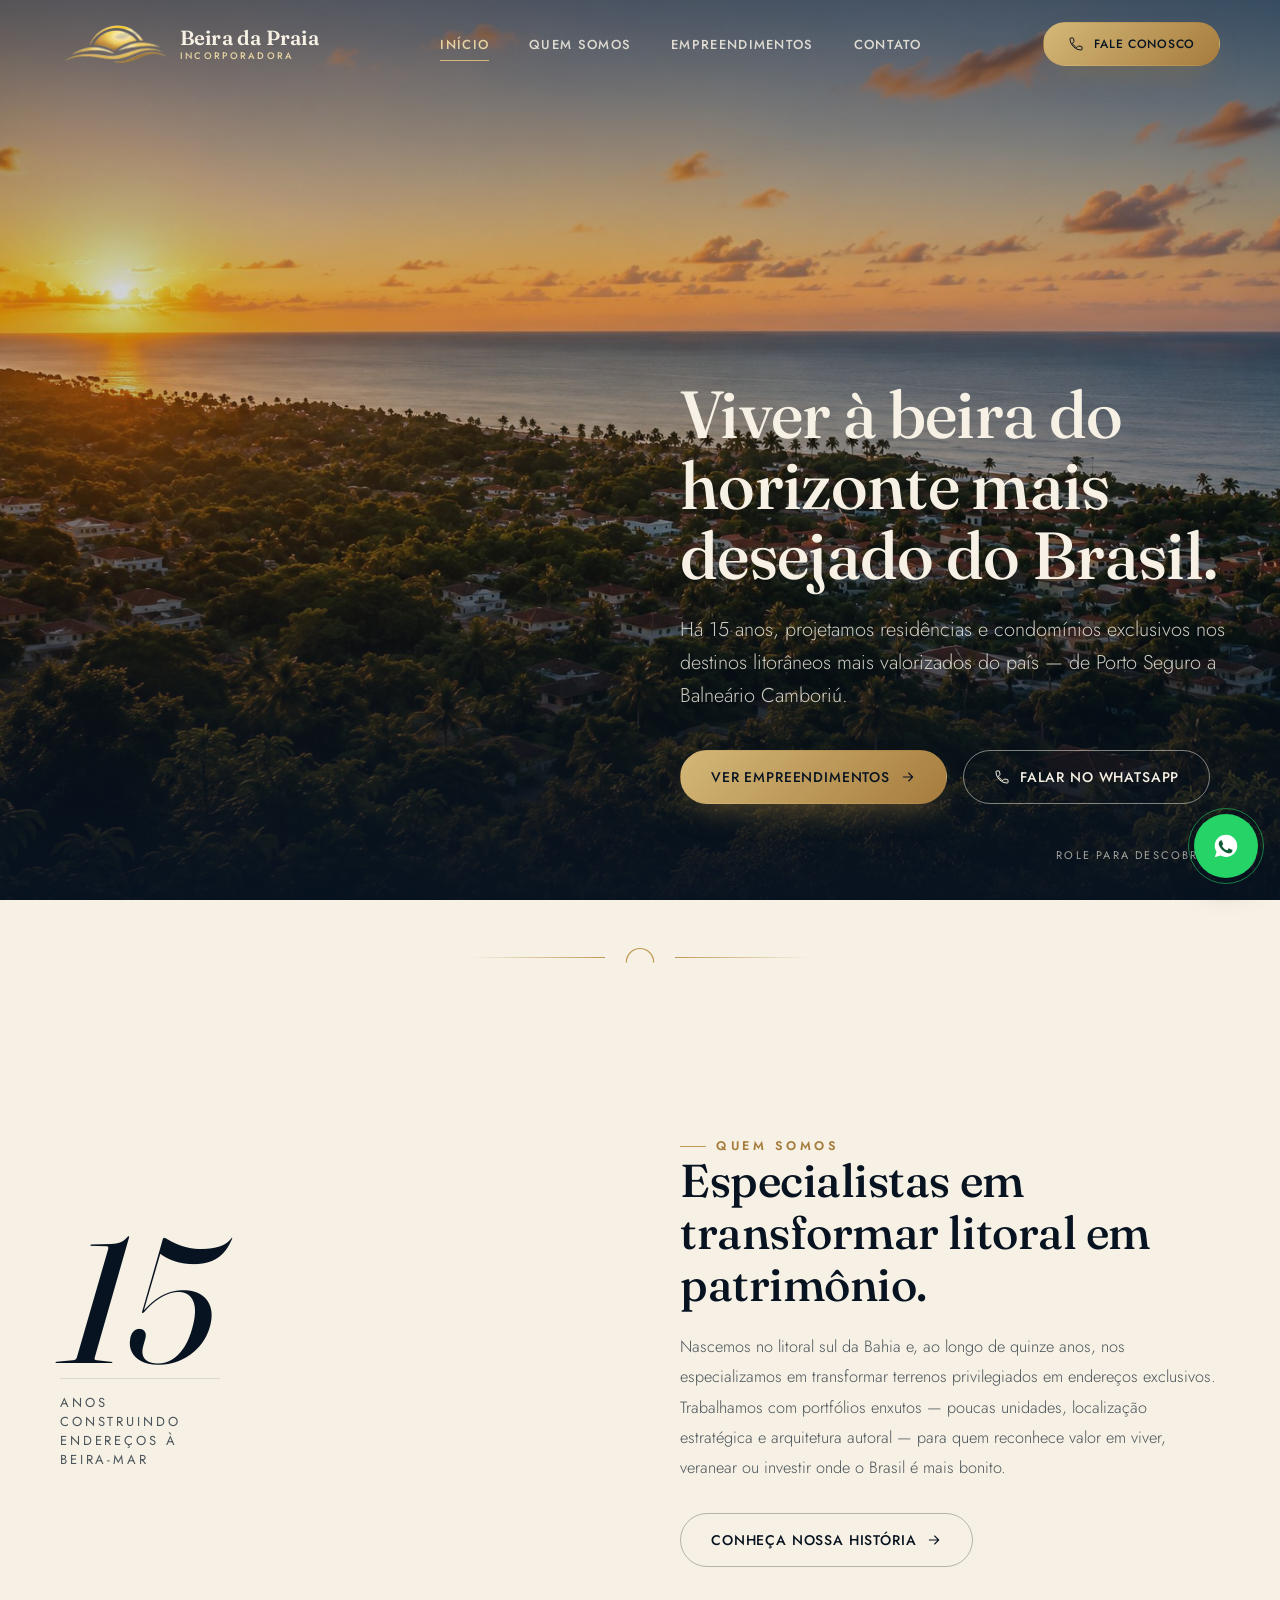
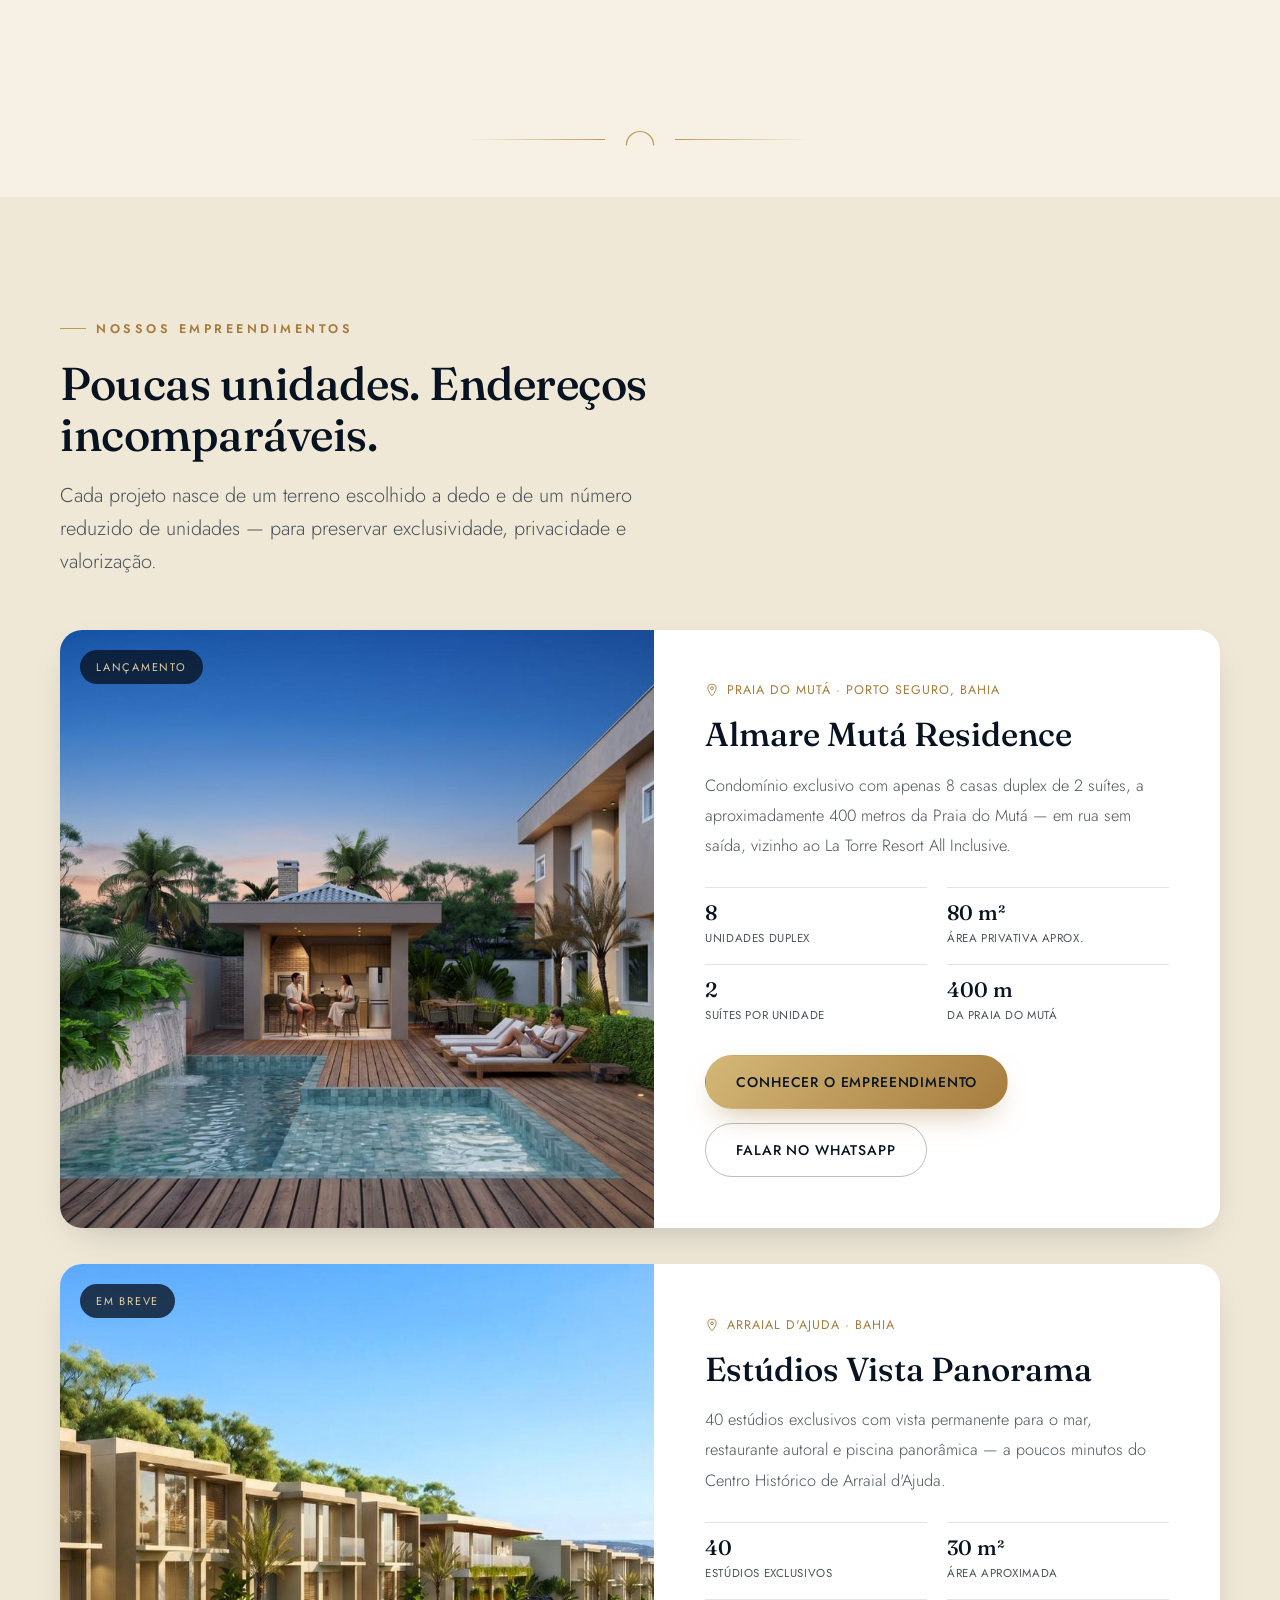
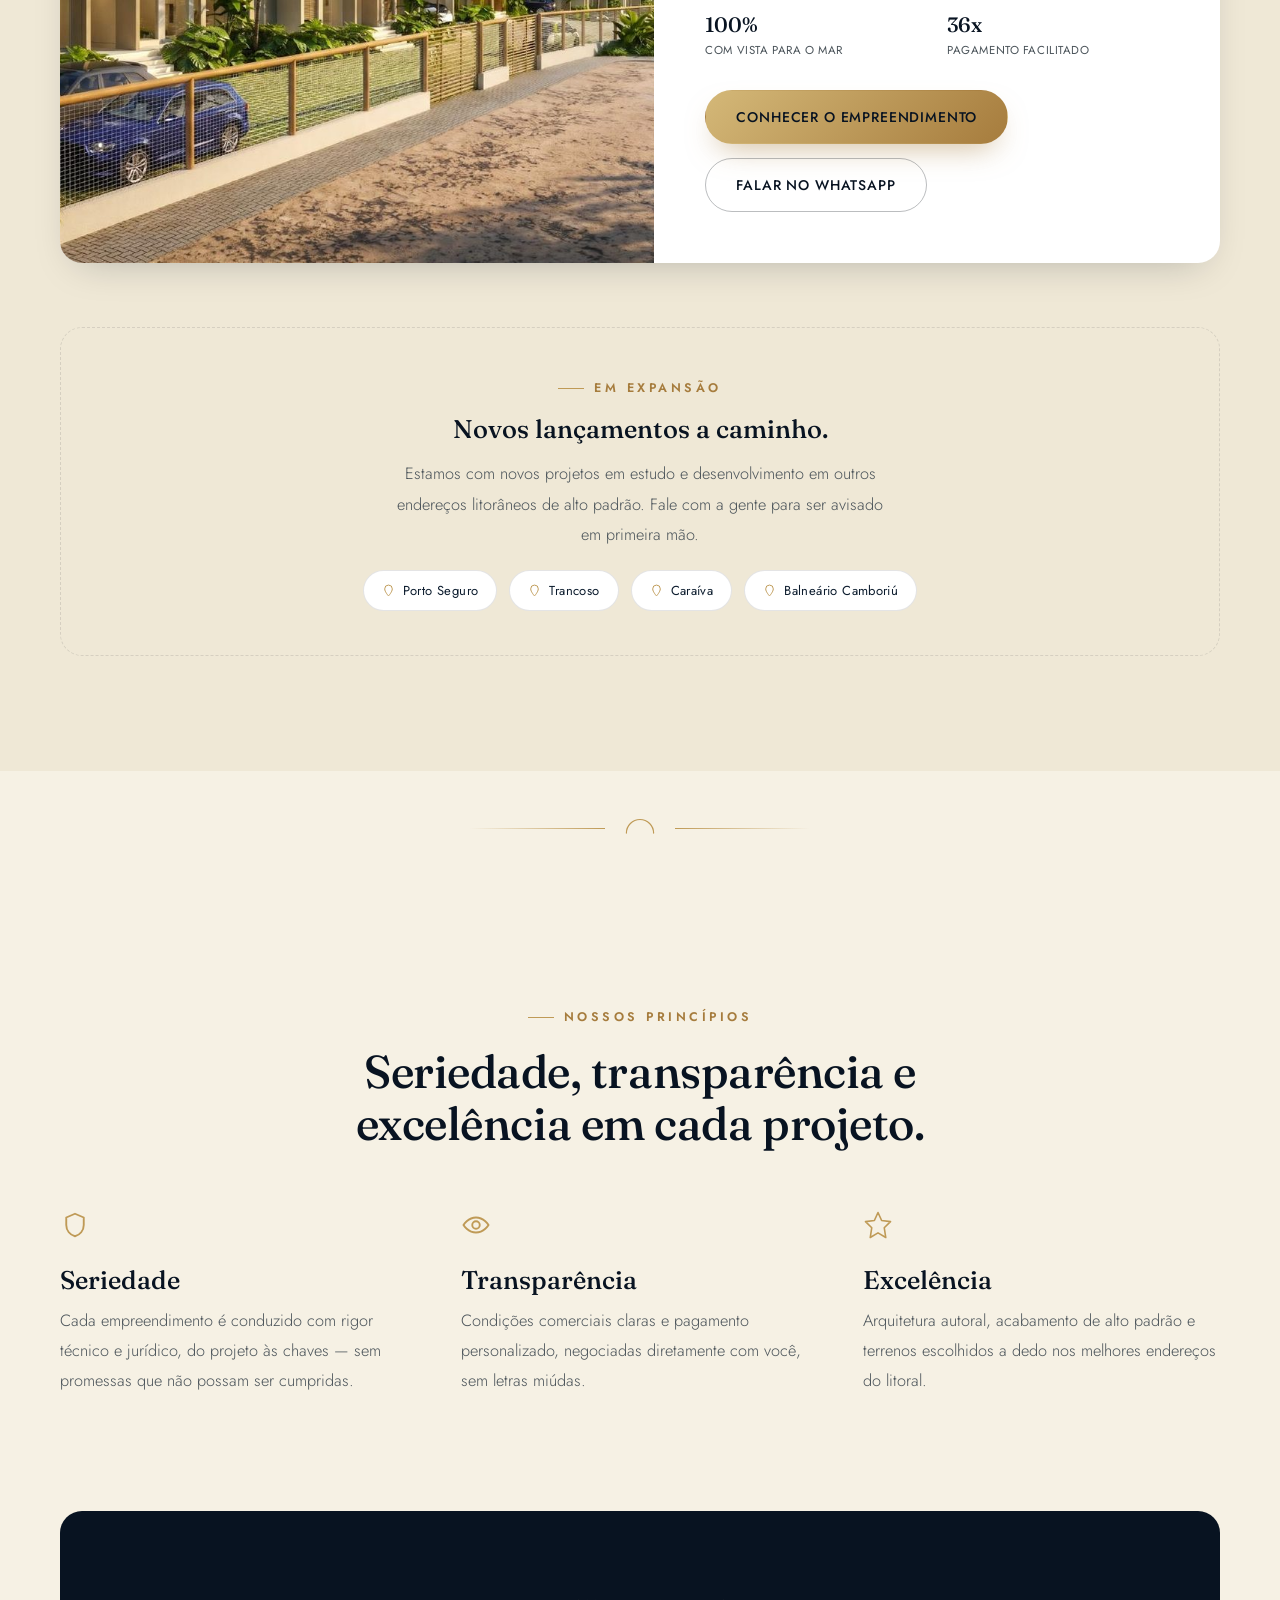
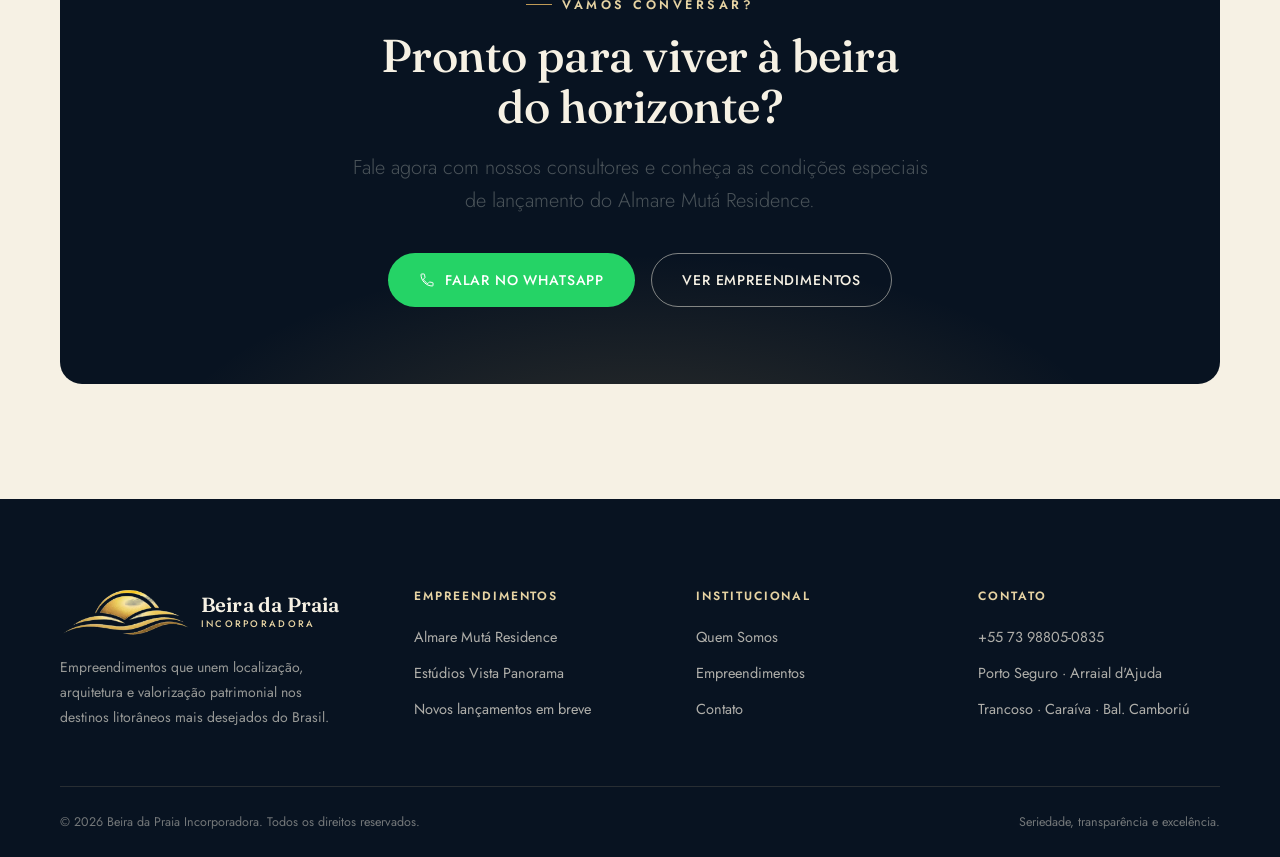
<file: index.html>
<!DOCTYPE html>
<html lang="pt-BR">
<head>
<meta charset="UTF-8">
<meta name="viewport" content="width=device-width, initial-scale=1.0">
<title>Beira da Praia Incorporadora | Imóveis de Alto Padrão no Litoral Brasileiro</title>
<meta name="description" content="Há 15 anos projetando residências e condomínios de alto padrão nos endereços litorâneos mais desejados do Brasil — Porto Seguro, Arraial d'Ajuda, Trancoso, Caraíva e Balneário Camboriú.">
<meta name="theme-color" content="#081321">

<!-- Open Graph -->
<meta property="og:type" content="website">
<meta property="og:title" content="Beira da Praia Incorporadora | Imóveis de Alto Padrão no Litoral Brasileiro">
<meta property="og:description" content="Empreendimentos que unem localização, arquitetura e valorização patrimonial nos destinos litorâneos mais desejados do Brasil.">
<meta property="og:image" content="assets/img/og-cover.jpg">
<meta property="og:locale" content="pt_BR">

<link rel="icon" href="assets/img/favicon.ico" sizes="any">
<link rel="icon" type="image/png" sizes="32x32" href="assets/img/favicon-32.png">
<link rel="apple-touch-icon" href="assets/img/apple-touch-icon.png">

<link rel="preconnect" href="https://fonts.googleapis.com">
<link rel="preconnect" href="https://fonts.gstatic.com" crossorigin>
<link rel="stylesheet" href="assets/css/style.css">
</head>
<body>

<!-- ==================== HEADER ==================== -->
<header class="site-header" id="siteHeader">
  <div class="container">
    <a href="index.html" class="brand" aria-label="Beira da Praia Incorporadora — página inicial">
      <img class="brand-mark" src="assets/img/brand/beira-da-praia-icon.png" alt="Beira da Praia Incorporadora">
      <span class="brand-word"><b>Beira da Praia</b><span>Incorporadora</span></span>
    </a>

    <nav class="nav-desktop" aria-label="Navegação principal">
      <a href="index.html" class="active">Início</a>
      <a href="quem-somos.html">Quem Somos</a>
      <a href="empreendimentos.html">Empreendimentos</a>
      <a href="contato.html">Contato</a>
    </nav>

    <div class="nav-actions">
      <a class="btn btn-gold" href="https://wa.me/5573988050835?text=Ol%C3%A1!%20Vim%20pelo%20site%20e%20gostaria%20de%20mais%20informa%C3%A7%C3%B5es%20sobre%20os%20empreendimentos%20da%20Beira%20da%20Praia." target="_blank" rel="noopener">
        <svg viewBox="0 0 24 24" fill="none"><path d="M6.6 10.8c1.4 2.8 3.8 5.2 6.6 6.6l2.2-2.2c.3-.3.7-.4 1-.2 1.1.4 2.3.6 3.6.6.6 0 1 .4 1 1V20c0 .6-.4 1-1 1C10.9 21 3 13.1 3 3.9 3 3.4 3.4 3 4 3h3.4c.6 0 1 .4 1 1 0 1.3.2 2.5.6 3.6.1.4 0 .8-.2 1L6.6 10.8z" stroke="currentColor" stroke-width="1.5" stroke-linejoin="round"/></svg>
        <span>Fale conosco</span>
      </a>
      <button class="nav-toggle" id="navToggle" aria-label="Abrir menu" aria-expanded="false" aria-controls="navMobile">
        <span></span><span></span><span></span>
      </button>
    </div>
  </div>
</header>

<div class="nav-mobile" id="navMobile">
  <a href="index.html">Início</a>
  <a href="quem-somos.html">Quem Somos</a>
  <a href="empreendimentos.html">Empreendimentos</a>
  <a href="contato.html">Contato</a>
  <a class="btn btn-gold" style="margin-top:12px;" href="https://wa.me/5573988050835" target="_blank" rel="noopener">Falar no WhatsApp</a>
  <div class="nav-mobile-sub">+55 73 98805-0835</div>
</div>

<!-- ==================== HERO ==================== -->
<section class="hero">
  <div class="hero-media">
    <img
      src="assets/img/hero-litoral-por-do-sol.jpg"
      srcset="assets/img/hero-litoral-por-do-sol-sm.jpg 480w, assets/img/hero-litoral-por-do-sol-md.jpg 800w, assets/img/hero-litoral-por-do-sol-lg.jpg 1200w, assets/img/hero-litoral-por-do-sol.jpg 1536w"
      sizes="100vw"
      alt="Litoral brasileiro ao pôr do sol, com vegetação nativa e casas entre as árvores até a orla"
      width="1536" height="1024">
  </div>
  <div class="container hero-kicker">
    <p class="eyebrow">Incorporadora de alto padrão · Litoral brasileiro</p>
  </div>
  <div class="container hero-content">
    <h1>Viver à beira do horizonte mais desejado do Brasil.</h1>
    <p class="lede">Há 15 anos, projetamos residências e condomínios exclusivos nos destinos litorâneos mais valorizados do país — de Porto Seguro a Balneário Camboriú.</p>
    <div class="hero-actions">
      <a href="empreendimentos.html" class="btn btn-gold">
        Ver empreendimentos
        <svg viewBox="0 0 24 24" fill="none"><path d="M5 12h14M13 6l6 6-6 6" stroke="currentColor" stroke-width="1.6" stroke-linecap="round" stroke-linejoin="round"/></svg>
      </a>
      <a href="https://wa.me/5573988050835?text=Ol%C3%A1!%20Vim%20pelo%20site%20e%20gostaria%20de%20mais%20informa%C3%A7%C3%B5es%20sobre%20os%20empreendimentos%20da%20Beira%20da%20Praia." target="_blank" rel="noopener" class="btn btn-outline-light">
        <svg viewBox="0 0 24 24" fill="none"><path d="M6.6 10.8c1.4 2.8 3.8 5.2 6.6 6.6l2.2-2.2c.3-.3.7-.4 1-.2 1.1.4 2.3.6 3.6.6.6 0 1 .4 1 1V20c0 .6-.4 1-1 1C10.9 21 3 13.1 3 3.9 3 3.4 3.4 3 4 3h3.4c.6 0 1 .4 1 1 0 1.3.2 2.5.6 3.6.1.4 0 .8-.2 1L6.6 10.8z" stroke="currentColor" stroke-width="1.5" stroke-linejoin="round"/></svg>
        Falar no WhatsApp
      </a>
    </div>
  </div>
  <div class="hero-scroll">
    <span>Role para descobrir</span>
    <span class="dot"><svg viewBox="0 0 24 24" fill="none"><path d="M5 9l7 7 7-7" stroke="currentColor" stroke-width="1.6" stroke-linecap="round" stroke-linejoin="round"/></svg></span>
  </div>
</section>

<div class="horizon-wrap">
  <div class="horizon reveal">
    <span class="line"></span>
    <svg viewBox="0 0 40 20"><path d="M4 16a16 16 0 0 1 32 0" /></svg>
    <span class="line right"></span>
  </div>
</div>

<!-- ==================== QUEM SOMOS (teaser) ==================== -->
<section class="section on-sand" id="quem-somos">
  <div class="container">
    <div class="grid-2">
      <div class="reveal">
        <div class="figure-15">
          <div class="num">15</div>
          <div class="cap">Anos construindo endereços à beira-mar</div>
        </div>
      </div>
      <div class="reveal reveal-delay-1">
        <p class="eyebrow">Quem somos</p>
        <h2>Especialistas em transformar litoral em patrimônio.</h2>
        <p class="body-text" style="margin-top:22px;">Nascemos no litoral sul da Bahia e, ao longo de quinze anos, nos especializamos em transformar terrenos privilegiados em endereços exclusivos. Trabalhamos com portfólios enxutos — poucas unidades, localização estratégica e arquitetura autoral — para quem reconhece valor em viver, veranear ou investir onde o Brasil é mais bonito.</p>
        <a href="quem-somos.html" class="btn btn-outline-dark" style="margin-top:30px;">
          Conheça nossa história
          <svg viewBox="0 0 24 24" fill="none"><path d="M5 12h14M13 6l6 6-6 6" stroke="currentColor" stroke-width="1.6" stroke-linecap="round" stroke-linejoin="round"/></svg>
        </a>
      </div>
    </div>
  </div>
</section>

<div class="horizon-wrap">
  <div class="horizon reveal">
    <span class="line"></span>
    <svg viewBox="0 0 40 20"><path d="M4 16a16 16 0 0 1 32 0" /></svg>
    <span class="line right"></span>
  </div>
</div>

<!-- ==================== EMPREENDIMENTO EM DESTAQUE ==================== -->
<section class="section on-sand-100" id="empreendimentos">
  <div class="container">
    <div class="section-head reveal">
      <p class="eyebrow">Nossos empreendimentos</p>
      <h2>Poucas unidades. Endereços incomparáveis.</h2>
      <p class="lede">Cada projeto nasce de um terreno escolhido a dedo e de um número reduzido de unidades — para preservar exclusividade, privacidade e valorização.</p>
    </div>

    <div class="dev-card reveal">
      <div class="dev-card-media">
        <img src="assets/img/almare-piscina-gourmet-lg.jpg" alt="Piscina e espaço gourmet do Almare Mutá Residence ao entardecer" loading="lazy">
        <span class="dev-card-badge">Lançamento</span>
      </div>
      <div class="dev-card-body">
        <span class="place">
          <svg viewBox="0 0 24 24" fill="none"><path d="M12 22s7-7.5 7-13a7 7 0 10-14 0c0 5.5 7 13 7 13z" stroke="currentColor" stroke-width="1.6"/><circle cx="12" cy="9" r="2.4" stroke="currentColor" stroke-width="1.6"/></svg>
          Praia do Mutá · Porto Seguro, Bahia
        </span>
        <h3>Almare Mutá Residence</h3>
        <p class="body-text">Condomínio exclusivo com apenas 8 casas duplex de 2 suítes, a aproximadamente 400 metros da Praia do Mutá — em rua sem saída, vizinho ao La Torre Resort All Inclusive.</p>
        <div class="dev-specs">
          <div class="spec"><b>8</b><span>Unidades duplex</span></div>
          <div class="spec"><b>80 m²</b><span>Área privativa aprox.</span></div>
          <div class="spec"><b>2</b><span>Suítes por unidade</span></div>
          <div class="spec"><b>400 m</b><span>Da Praia do Mutá</span></div>
        </div>
        <div class="dev-card-actions">
          <a href="empreendimentos/almare-muta-residence.html" class="btn btn-gold">Conhecer o empreendimento</a>
          <a href="https://wa.me/5573988050835?text=Ol%C3%A1!%20Tenho%20interesse%20no%20Almare%20Mut%C3%A1%20Residence%20e%20gostaria%20de%20mais%20informa%C3%A7%C3%B5es%20sobre%20valores%20e%20condi%C3%A7%C3%B5es%20de%20pagamento." target="_blank" rel="noopener" class="btn btn-outline-dark">Falar no WhatsApp</a>
        </div>
      </div>
    </div>

    <div class="dev-card reveal" style="margin-top:36px;">
      <div class="dev-card-media">
        <img src="assets/img/vista-panorama-fachada-vista-mar-lg.jpg" alt="Fachada dos Estúdios Vista Panorama com vista para o mar" loading="lazy">
        <span class="dev-card-badge">Em breve</span>
      </div>
      <div class="dev-card-body">
        <span class="place">
          <svg viewBox="0 0 24 24" fill="none"><path d="M12 22s7-7.5 7-13a7 7 0 10-14 0c0 5.5 7 13 7 13z" stroke="currentColor" stroke-width="1.6"/><circle cx="12" cy="9" r="2.4" stroke="currentColor" stroke-width="1.6"/></svg>
          Arraial d'Ajuda · Bahia
        </span>
        <h3>Estúdios Vista Panorama</h3>
        <p class="body-text">40 estúdios exclusivos com vista permanente para o mar, restaurante autoral e piscina panorâmica — a poucos minutos do Centro Histórico de Arraial d'Ajuda.</p>
        <div class="dev-specs">
          <div class="spec"><b>40</b><span>Estúdios exclusivos</span></div>
          <div class="spec"><b>30 m²</b><span>Área aproximada</span></div>
          <div class="spec"><b>100%</b><span>Com vista para o mar</span></div>
          <div class="spec"><b>36x</b><span>Pagamento facilitado</span></div>
        </div>
        <div class="dev-card-actions">
          <a href="empreendimentos/estudios-vista-panorama.html" class="btn btn-gold">Conhecer o empreendimento</a>
          <a href="https://wa.me/5573988050835?text=Ol%C3%A1!%20Tenho%20interesse%20nos%20Est%C3%BAdios%20Vista%20Panorama%20e%20gostaria%20de%20mais%20informa%C3%A7%C3%B5es%20sobre%20valores%20e%20condi%C3%A7%C3%B5es%20de%20pagamento." target="_blank" rel="noopener" class="btn btn-outline-dark">Falar no WhatsApp</a>
        </div>
      </div>
    </div>

    <div class="soon-strip reveal">
      <p class="eyebrow" style="justify-content:center;">Em expansão</p>
      <h3 style="margin-top:16px;">Novos lançamentos a caminho.</h3>
      <p class="body-text" style="max-width:56ch; margin:14px auto 0;">Estamos com novos projetos em estudo e desenvolvimento em outros endereços litorâneos de alto padrão. Fale com a gente para ser avisado em primeira mão.</p>
      <div class="cities-row">
        <span class="city-chip"><svg viewBox="0 0 24 24" fill="none"><path d="M12 22s7-7.5 7-13a7 7 0 10-14 0c0 5.5 7 13 7 13z" stroke="currentColor" stroke-width="1.8"/></svg>Porto Seguro</span>
        <span class="city-chip"><svg viewBox="0 0 24 24" fill="none"><path d="M12 22s7-7.5 7-13a7 7 0 10-14 0c0 5.5 7 13 7 13z" stroke="currentColor" stroke-width="1.8"/></svg>Trancoso</span>
        <span class="city-chip"><svg viewBox="0 0 24 24" fill="none"><path d="M12 22s7-7.5 7-13a7 7 0 10-14 0c0 5.5 7 13 7 13z" stroke="currentColor" stroke-width="1.8"/></svg>Caraíva</span>
        <span class="city-chip"><svg viewBox="0 0 24 24" fill="none"><path d="M12 22s7-7.5 7-13a7 7 0 10-14 0c0 5.5 7 13 7 13z" stroke="currentColor" stroke-width="1.8"/></svg>Balneário Camboriú</span>
      </div>
    </div>
  </div>
</section>

<div class="horizon-wrap">
  <div class="horizon reveal">
    <span class="line"></span>
    <svg viewBox="0 0 40 20"><path d="M4 16a16 16 0 0 1 32 0" /></svg>
    <span class="line right"></span>
  </div>
</div>

<!-- ==================== PRINCÍPIOS ==================== -->
<section class="section on-sand">
  <div class="container">
    <div class="section-head center reveal">
      <p class="eyebrow">Nossos princípios</p>
      <h2>Seriedade, transparência e excelência em cada projeto.</h2>
    </div>
    <div class="value-row">
      <div class="value-card reveal">
        <svg viewBox="0 0 24 24" fill="none"><path d="M12 3l7 3v6c0 4.5-3 8-7 9-4-1-7-4.5-7-9V6l7-3z" stroke="currentColor" stroke-width="1.5" stroke-linejoin="round"/></svg>
        <h3>Seriedade</h3>
        <p class="body-text">Cada empreendimento é conduzido com rigor técnico e jurídico, do projeto às chaves — sem promessas que não possam ser cumpridas.</p>
      </div>
      <div class="value-card reveal reveal-delay-1">
        <svg viewBox="0 0 24 24" fill="none"><path d="M2 12s3.5-6 10-6 10 6 10 6-3.5 6-10 6-10-6-10-6z" stroke="currentColor" stroke-width="1.5"/><circle cx="12" cy="12" r="3" stroke="currentColor" stroke-width="1.5"/></svg>
        <h3>Transparência</h3>
        <p class="body-text">Condições comerciais claras e pagamento personalizado, negociadas diretamente com você, sem letras miúdas.</p>
      </div>
      <div class="value-card reveal reveal-delay-2">
        <svg viewBox="0 0 24 24" fill="none"><path d="M12 2l2.9 6.4L22 9.3l-5 4.9L18.2 22 12 18.3 5.8 22 7 14.2 2 9.3l7.1-.9L12 2z" stroke="currentColor" stroke-width="1.3" stroke-linejoin="round"/></svg>
        <h3>Excelência</h3>
        <p class="body-text">Arquitetura autoral, acabamento de alto padrão e terrenos escolhidos a dedo nos melhores endereços do litoral.</p>
      </div>
    </div>
  </div>
</section>

<!-- ==================== CTA FINAL ==================== -->
<section class="section on-sand" style="padding-top:0;">
  <div class="container">
    <div class="cta-banner reveal">
      <p class="eyebrow on-dark" style="justify-content:center;">Vamos conversar?</p>
      <h2 style="margin-top:16px;">Pronto para viver à beira do horizonte?</h2>
      <p class="lede">Fale agora com nossos consultores e conheça as condições especiais de lançamento do Almare Mutá Residence.</p>
      <div class="cta-banner-actions">
        <a href="https://wa.me/5573988050835?text=Ol%C3%A1!%20Vim%20pelo%20site%20e%20gostaria%20de%20mais%20informa%C3%A7%C3%B5es%20sobre%20os%20empreendimentos%20da%20Beira%20da%20Praia." target="_blank" rel="noopener" class="btn btn-whatsapp">
          <svg viewBox="0 0 24 24" fill="none"><path d="M6.6 10.8c1.4 2.8 3.8 5.2 6.6 6.6l2.2-2.2c.3-.3.7-.4 1-.2 1.1.4 2.3.6 3.6.6.6 0 1 .4 1 1V20c0 .6-.4 1-1 1C10.9 21 3 13.1 3 3.9 3 3.4 3.4 3 4 3h3.4c.6 0 1 .4 1 1 0 1.3.2 2.5.6 3.6.1.4 0 .8-.2 1L6.6 10.8z" stroke="currentColor" stroke-width="1.5" stroke-linejoin="round"/></svg>
          Falar no WhatsApp
        </a>
        <a href="empreendimentos.html" class="btn btn-outline-light">Ver empreendimentos</a>
      </div>
    </div>
  </div>
</section>

<!-- ==================== FOOTER ==================== -->
<footer class="site-footer">
  <div class="container">
    <div class="footer-top">
      <div class="footer-brand">
        <a href="index.html" class="brand">
          <img class="brand-mark" src="assets/img/brand/beira-da-praia-icon.png" alt="Beira da Praia Incorporadora">
          <span class="brand-word"><b>Beira da Praia</b><span>Incorporadora</span></span>
        </a>
        <p>Empreendimentos que unem localização, arquitetura e valorização patrimonial nos destinos litorâneos mais desejados do Brasil.</p>
        <!-- Adicione aqui os links reais das redes sociais quando disponíveis -->
      </div>
      <div class="footer-col">
        <h4>Empreendimentos</h4>
        <ul>
          <li><a href="empreendimentos/almare-muta-residence.html">Almare Mutá Residence</a></li>
          <li><a href="empreendimentos/estudios-vista-panorama.html">Estúdios Vista Panorama</a></li>
          <li><span>Novos lançamentos em breve</span></li>
        </ul>
      </div>
      <div class="footer-col">
        <h4>Institucional</h4>
        <ul>
          <li><a href="quem-somos.html">Quem Somos</a></li>
          <li><a href="empreendimentos.html">Empreendimentos</a></li>
          <li><a href="contato.html">Contato</a></li>
        </ul>
      </div>
      <div class="footer-col">
        <h4>Contato</h4>
        <ul>
          <li><a href="https://wa.me/5573988050835" target="_blank" rel="noopener">+55 73 98805-0835</a></li>
          <li><span>Porto Seguro · Arraial d'Ajuda</span></li>
          <li><span>Trancoso · Caraíva · Bal. Camboriú</span></li>
        </ul>
      </div>
    </div>
    <div class="footer-bottom">
      <span>© <span data-year>2026</span> Beira da Praia Incorporadora. Todos os direitos reservados.</span>
      <span>Seriedade, transparência e excelência.</span>
    </div>
  </div>
</footer>

<!-- ==================== AVISO PROMOCIONAL (ALMARE MUTÁ) ==================== -->
<div class="promo-toast" id="promoToast">
  <button class="promo-toast-close" id="promoToastClose" aria-label="Fechar aviso">
    <svg viewBox="0 0 24 24" fill="none"><path d="M6 6l12 12M18 6L6 18" stroke="currentColor" stroke-width="1.8" stroke-linecap="round"/></svg>
  </button>
  <div class="promo-toast-media">
    <img src="assets/img/almare-piscina-gourmet-sm.jpg" alt="Almare Mutá Residence" width="64" height="64">
  </div>
  <div class="promo-toast-body">
    <span class="promo-toast-tag">Empreendimento em destaque</span>
    <h4>Conheça o Almare Mutá Residence</h4>
    <p>Condomínio exclusivo a 400m da praia, em Porto Seguro.</p>
    <a href="empreendimentos/almare-muta-residence.html" class="promo-toast-btn">
      Ver empreendimento
      <svg viewBox="0 0 24 24" fill="none"><path d="M5 12h14M13 6l6 6-6 6" stroke="currentColor" stroke-width="1.8" stroke-linecap="round" stroke-linejoin="round"/></svg>
    </a>
  </div>
</div>

<!-- ==================== WHATSAPP FLUTUANTE ==================== -->
<a class="whatsapp-float" href="https://wa.me/5573988050835?text=Ol%C3%A1!%20Vim%20pelo%20site%20e%20gostaria%20de%20mais%20informa%C3%A7%C3%B5es." target="_blank" rel="noopener" aria-label="Falar no WhatsApp">
  <span class="ring" aria-hidden="true"></span>
  <svg viewBox="0 0 32 32" fill="none" aria-hidden="true">
    <path d="M16 4C9.4 4 4 9.2 4 15.6c0 2.4.7 4.6 2 6.5L4 28l6.2-1.9c1.8 1 3.8 1.5 5.8 1.5 6.6 0 12-5.2 12-11.6C28 9.2 22.6 4 16 4z" fill="currentColor"/>
    <path d="M12.1 10.9c-.3-.7-.6-.7-.9-.7h-.7c-.3 0-.7.1-1 .5-.3.4-1.3 1.2-1.3 3 0 1.8 1.3 3.5 1.5 3.7.2.3 2.5 4 6.2 5.4 3 1.2 3.7 1 4.3.9.7-.1 2.1-.9 2.4-1.7.3-.8.3-1.5.2-1.7-.1-.2-.4-.3-.8-.5-.4-.2-2.1-1-2.5-1.2-.3-.1-.6-.2-.8.2-.2.4-.9 1.2-1.1 1.4-.2.2-.4.3-.8.1-.4-.2-1.5-.5-2.9-1.7-1.1-.9-1.8-2.1-2-2.5-.2-.4 0-.6.2-.8.2-.1.4-.4.5-.6.2-.2.2-.4.3-.6.1-.2 0-.5-.1-.7-.1-.2-.8-2-1.1-2.7z" fill="#0f5c37"/>
  </svg>
  <span class="whatsapp-tooltip">Fale conosco agora</span>
</a>

<script src="assets/js/main.js"></script>
</body>
</html>
</file>
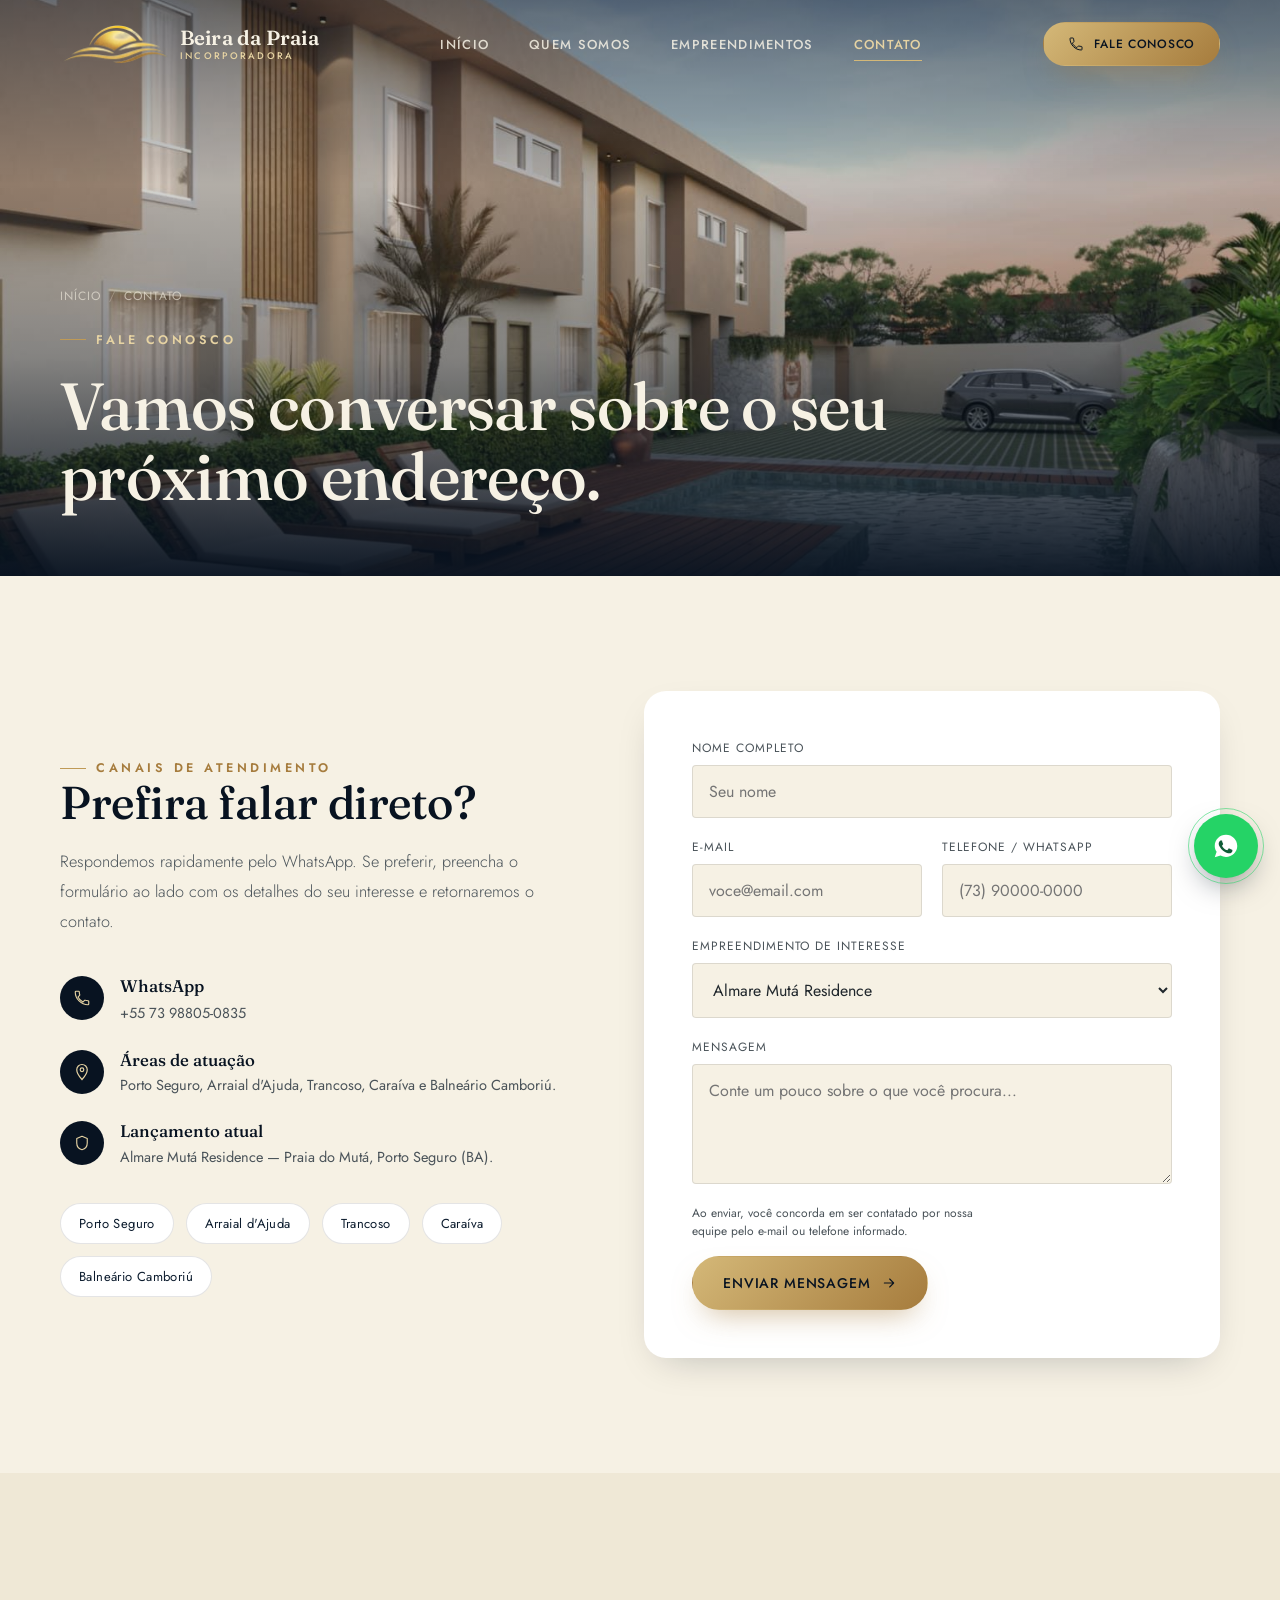
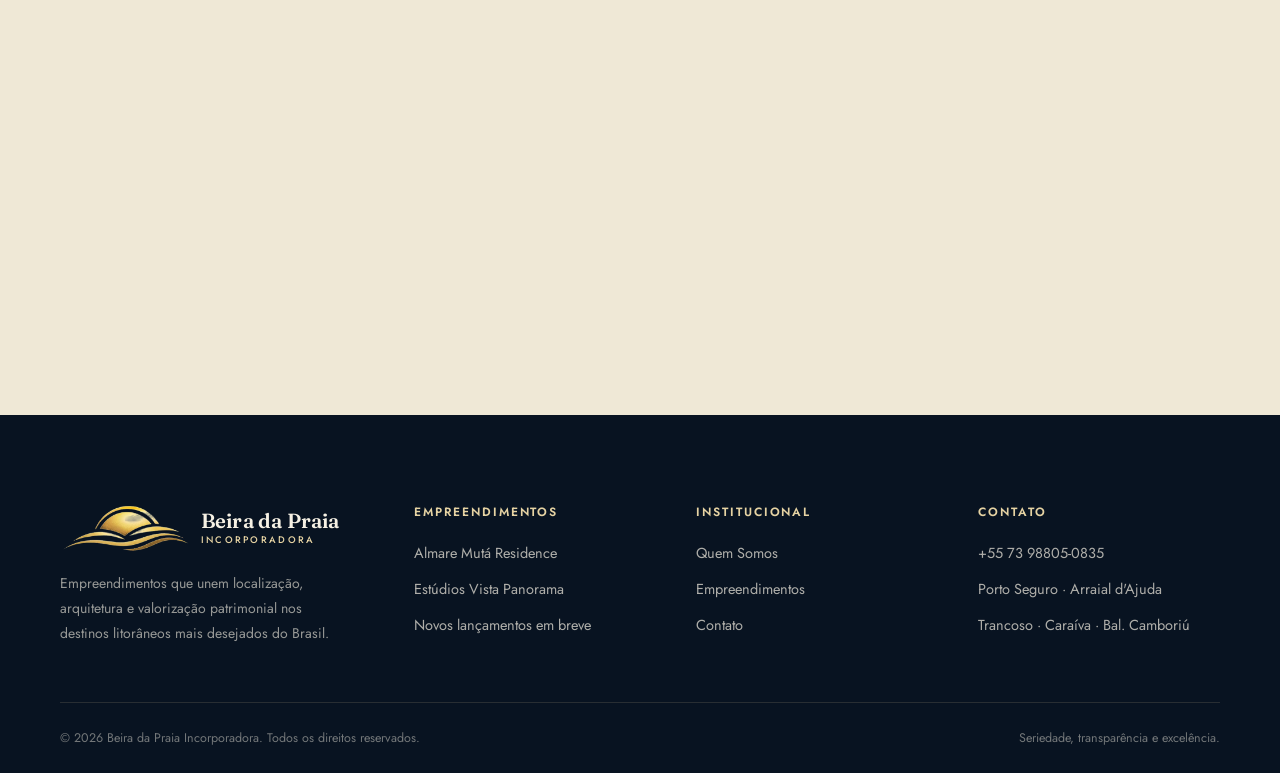
<file: contato.html>
<!DOCTYPE html>
<html lang="pt-BR">
<head>
<meta charset="UTF-8">
<meta name="viewport" content="width=device-width, initial-scale=1.0">
<title>Contato | Beira da Praia Incorporadora</title>
<meta name="description" content="Fale com a Beira da Praia Incorporadora pelo WhatsApp ou pelo formulário de contato e conheça nossos empreendimentos de alto padrão no litoral brasileiro.">
<meta name="theme-color" content="#081321">
<meta property="og:type" content="website">
<meta property="og:title" content="Contato | Beira da Praia Incorporadora">
<meta property="og:description" content="Fale com a Beira da Praia Incorporadora pelo WhatsApp ou pelo formulário de contato.">
<meta property="og:image" content="assets/img/og-cover.jpg">
<meta property="og:locale" content="pt_BR">
<link rel="icon" href="assets/img/favicon.ico" sizes="any">
<link rel="icon" type="image/png" sizes="32x32" href="assets/img/favicon-32.png">
<link rel="apple-touch-icon" href="assets/img/apple-touch-icon.png">
<link rel="preconnect" href="https://fonts.googleapis.com">
<link rel="preconnect" href="https://fonts.gstatic.com" crossorigin>
<link rel="stylesheet" href="assets/css/style.css">
</head>
<body>

<!-- ==================== HEADER ==================== -->
<header class="site-header" id="siteHeader">
  <div class="container">
    <a href="index.html" class="brand" aria-label="Beira da Praia Incorporadora — página inicial">
      <img class="brand-mark" src="assets/img/brand/beira-da-praia-icon.png" alt="Beira da Praia Incorporadora">
      <span class="brand-word"><b>Beira da Praia</b><span>Incorporadora</span></span>
    </a>
    <nav class="nav-desktop" aria-label="Navegação principal">
      <a href="index.html">Início</a>
      <a href="quem-somos.html">Quem Somos</a>
      <a href="empreendimentos.html">Empreendimentos</a>
      <a href="contato.html" class="active">Contato</a>
    </nav>
    <div class="nav-actions">
      <a class="btn btn-gold" href="https://wa.me/5573988050835?text=Ol%C3%A1!%20Vim%20pelo%20site%20e%20gostaria%20de%20mais%20informa%C3%A7%C3%B5es%20sobre%20os%20empreendimentos%20da%20Beira%20da%20Praia." target="_blank" rel="noopener">
        <svg viewBox="0 0 24 24" fill="none"><path d="M6.6 10.8c1.4 2.8 3.8 5.2 6.6 6.6l2.2-2.2c.3-.3.7-.4 1-.2 1.1.4 2.3.6 3.6.6.6 0 1 .4 1 1V20c0 .6-.4 1-1 1C10.9 21 3 13.1 3 3.9 3 3.4 3.4 3 4 3h3.4c.6 0 1 .4 1 1 0 1.3.2 2.5.6 3.6.1.4 0 .8-.2 1L6.6 10.8z" stroke="currentColor" stroke-width="1.5" stroke-linejoin="round"/></svg>
        <span>Fale conosco</span>
      </a>
      <button class="nav-toggle" id="navToggle" aria-label="Abrir menu" aria-expanded="false" aria-controls="navMobile">
        <span></span><span></span><span></span>
      </button>
    </div>
  </div>
</header>

<div class="nav-mobile" id="navMobile">
  <a href="index.html">Início</a>
  <a href="quem-somos.html">Quem Somos</a>
  <a href="empreendimentos.html">Empreendimentos</a>
  <a href="contato.html" class="active">Contato</a>
  <a class="btn btn-gold" style="margin-top:12px;" href="https://wa.me/5573988050835" target="_blank" rel="noopener">Falar no WhatsApp</a>
  <div class="nav-mobile-sub">+55 73 98805-0835</div>
</div>

<!-- ==================== PAGE HERO ==================== -->
<section class="page-hero">
  <div class="hero-media">
    <img src="assets/img/almare-piscina-deck.jpg"
      srcset="assets/img/almare-piscina-deck-sm.jpg 480w, assets/img/almare-piscina-deck-md.jpg 800w, assets/img/almare-piscina-deck-lg.jpg 1200w, assets/img/almare-piscina-deck.jpg 1536w" sizes="100vw" alt="Área de piscina e deck de empreendimento da Beira da Praia ao entardecer" width="1536" height="1024">
  </div>
  <div class="container hero-content">
    <div class="breadcrumb"><a href="index.html">Início</a><span class="sep">/</span><span>Contato</span></div>
    <p class="eyebrow">Fale conosco</p>
    <h1>Vamos conversar sobre o seu próximo endereço.</h1>
  </div>
</section>

<!-- ==================== CONTATO ==================== -->
<section class="section on-sand">
  <div class="container">
    <div class="grid-2">
      <div class="reveal">
        <p class="eyebrow">Canais de atendimento</p>
        <h2>Prefira falar direto?</h2>
        <p class="body-text" style="margin-top:18px;">Respondemos rapidamente pelo WhatsApp. Se preferir, preencha o formulário ao lado com os detalhes do seu interesse e retornaremos o contato.</p>

        <div class="contact-info-list" style="margin-top:38px;">
          <div class="contact-info-item">
            <span class="ico"><svg viewBox="0 0 24 24" fill="none"><path d="M6.6 10.8c1.4 2.8 3.8 5.2 6.6 6.6l2.2-2.2c.3-.3.7-.4 1-.2 1.1.4 2.3.6 3.6.6.6 0 1 .4 1 1V20c0 .6-.4 1-1 1C10.9 21 3 13.1 3 3.9 3 3.4 3.4 3 4 3h3.4c.6 0 1 .4 1 1 0 1.3.2 2.5.6 3.6.1.4 0 .8-.2 1L6.6 10.8z" stroke="currentColor" stroke-width="1.5" stroke-linejoin="round"/></svg></span>
            <div>
              <h3>WhatsApp</h3>
              <a href="https://wa.me/5573988050835" target="_blank" rel="noopener">+55 73 98805-0835</a>
            </div>
          </div>
          <div class="contact-info-item">
            <span class="ico"><svg viewBox="0 0 24 24" fill="none"><path d="M12 22s7-7.5 7-13a7 7 0 10-14 0c0 5.5 7 13 7 13z" stroke="currentColor" stroke-width="1.6"/><circle cx="12" cy="9" r="2.4" stroke="currentColor" stroke-width="1.6"/></svg></span>
            <div>
              <h3>Áreas de atuação</h3>
              <p>Porto Seguro, Arraial d'Ajuda, Trancoso, Caraíva e Balneário Camboriú.</p>
            </div>
          </div>
          <div class="contact-info-item">
            <span class="ico"><svg viewBox="0 0 24 24" fill="none"><path d="M12 3l7 3v6c0 4.5-3 8-7 9-4-1-7-4.5-7-9V6l7-3z" stroke="currentColor" stroke-width="1.5" stroke-linejoin="round"/></svg></span>
            <div>
              <h3>Lançamento atual</h3>
              <p>Almare Mutá Residence — Praia do Mutá, Porto Seguro (BA).</p>
            </div>
          </div>
        </div>

        <div class="cities-row" style="margin-top:36px;">
          <span class="city-chip">Porto Seguro</span>
          <span class="city-chip">Arraial d'Ajuda</span>
          <span class="city-chip">Trancoso</span>
          <span class="city-chip">Caraíva</span>
          <span class="city-chip">Balneário Camboriú</span>
        </div>
      </div>

      <div class="reveal reveal-delay-1">
        <!--
          FORMULÁRIO — pronto para funcionar com o serviço gratuito FormSubmit (sem
          necessidade de backend, compatível com hospedagem estática no Hostinger).
          Antes de publicar: troque "seuemail@seudominio.com.br" abaixo pelo e-mail
          real que deve receber os contatos. No primeiro envio, o FormSubmit manda
          um e-mail de confirmação único — é só clicar para ativar.
          Saiba mais em https://formsubmit.co
        -->
        <form class="form-card" action="https://formsubmit.co/seuemail@seudominio.com.br" method="POST">
          <input type="hidden" name="_subject" value="Novo contato — site Beira da Praia">
          <input type="hidden" name="_template" value="table">
          <input type="hidden" name="_captcha" value="false">
          <!-- Após publicar no domínio definitivo, troque a URL abaixo para
               https://SEUDOMINIO.com.br/obrigado.html (o FormSubmit exige URL completa) -->
          <input type="hidden" name="_next" value="https://seudominio.com.br/obrigado.html">
          <input type="text" name="_honey" style="display:none" tabindex="-1" autocomplete="off">

          <div class="field">
            <label for="nome">Nome completo</label>
            <input type="text" id="nome" name="Nome" required placeholder="Seu nome">
          </div>
          <div class="form-row two">
            <div class="field">
              <label for="email">E-mail</label>
              <input type="email" id="email" name="E-mail" required placeholder="voce@email.com">
            </div>
            <div class="field">
              <label for="telefone">Telefone / WhatsApp</label>
              <input type="tel" id="telefone" name="Telefone" required placeholder="(73) 90000-0000">
            </div>
          </div>
          <div class="field">
            <label for="interesse">Empreendimento de interesse</label>
            <select id="interesse" name="Empreendimento de interesse">
              <option>Almare Mutá Residence</option>
              <option>Ainda não sei — quero conhecer as opções</option>
              <option>Futuros lançamentos</option>
            </select>
          </div>
          <div class="field">
            <label for="mensagem">Mensagem</label>
            <textarea id="mensagem" name="Mensagem" placeholder="Conte um pouco sobre o que você procura..."></textarea>
          </div>
          <div class="form-foot">
            <p class="form-note">Ao enviar, você concorda em ser contatado por nossa equipe pelo e-mail ou telefone informado.</p>
            <button type="submit" class="btn btn-gold">
              Enviar mensagem
              <svg viewBox="0 0 24 24" fill="none"><path d="M5 12h14M13 6l6 6-6 6" stroke="currentColor" stroke-width="1.6" stroke-linecap="round" stroke-linejoin="round"/></svg>
            </button>
          </div>
        </form>
      </div>
    </div>
  </div>
</section>

<!-- ==================== MAPA ==================== -->
<section class="section on-sand-100" style="padding-top:0;">
  <div class="container">
    <div class="location-media reveal" style="min-height:420px;">
      <iframe src="https://www.google.com/maps?q=Porto%20Seguro%2C%20BA&output=embed" style="border:0; width:100%; height:100%; min-height:420px;" loading="lazy" referrerpolicy="no-referrer-when-downgrade" title="Mapa — Porto Seguro, Bahia"></iframe>
    </div>
  </div>
</section>

<!-- ==================== FOOTER ==================== -->
<footer class="site-footer">
  <div class="container">
    <div class="footer-top">
      <div class="footer-brand">
        <a href="index.html" class="brand">
          <img class="brand-mark" src="assets/img/brand/beira-da-praia-icon.png" alt="Beira da Praia Incorporadora">
          <span class="brand-word"><b>Beira da Praia</b><span>Incorporadora</span></span>
        </a>
        <p>Empreendimentos que unem localização, arquitetura e valorização patrimonial nos destinos litorâneos mais desejados do Brasil.</p>
      </div>
      <div class="footer-col">
        <h4>Empreendimentos</h4>
        <ul>
          <li><a href="empreendimentos/almare-muta-residence.html">Almare Mutá Residence</a></li>
          <li><a href="empreendimentos/estudios-vista-panorama.html">Estúdios Vista Panorama</a></li>
          <li><span>Novos lançamentos em breve</span></li>
        </ul>
      </div>
      <div class="footer-col">
        <h4>Institucional</h4>
        <ul>
          <li><a href="quem-somos.html">Quem Somos</a></li>
          <li><a href="empreendimentos.html">Empreendimentos</a></li>
          <li><a href="contato.html">Contato</a></li>
        </ul>
      </div>
      <div class="footer-col">
        <h4>Contato</h4>
        <ul>
          <li><a href="https://wa.me/5573988050835" target="_blank" rel="noopener">+55 73 98805-0835</a></li>
          <li><span>Porto Seguro · Arraial d'Ajuda</span></li>
          <li><span>Trancoso · Caraíva · Bal. Camboriú</span></li>
        </ul>
      </div>
    </div>
    <div class="footer-bottom">
      <span>© <span data-year>2026</span> Beira da Praia Incorporadora. Todos os direitos reservados.</span>
      <span>Seriedade, transparência e excelência.</span>
    </div>
  </div>
</footer>

<a class="whatsapp-float" href="https://wa.me/5573988050835?text=Ol%C3%A1!%20Vim%20pelo%20site%20e%20gostaria%20de%20mais%20informa%C3%A7%C3%B5es." target="_blank" rel="noopener" aria-label="Falar no WhatsApp">
  <span class="ring" aria-hidden="true"></span>
  <svg viewBox="0 0 32 32" fill="none" aria-hidden="true">
    <path d="M16 4C9.4 4 4 9.2 4 15.6c0 2.4.7 4.6 2 6.5L4 28l6.2-1.9c1.8 1 3.8 1.5 5.8 1.5 6.6 0 12-5.2 12-11.6C28 9.2 22.6 4 16 4z" fill="currentColor"/>
    <path d="M12.1 10.9c-.3-.7-.6-.7-.9-.7h-.7c-.3 0-.7.1-1 .5-.3.4-1.3 1.2-1.3 3 0 1.8 1.3 3.5 1.5 3.7.2.3 2.5 4 6.2 5.4 3 1.2 3.7 1 4.3.9.7-.1 2.1-.9 2.4-1.7.3-.8.3-1.5.2-1.7-.1-.2-.4-.3-.8-.5-.4-.2-2.1-1-2.5-1.2-.3-.1-.6-.2-.8.2-.2.4-.9 1.2-1.1 1.4-.2.2-.4.3-.8.1-.4-.2-1.5-.5-2.9-1.7-1.1-.9-1.8-2.1-2-2.5-.2-.4 0-.6.2-.8.2-.1.4-.4.5-.6.2-.2.2-.4.3-.6.1-.2 0-.5-.1-.7-.1-.2-.8-2-1.1-2.7z" fill="#0f5c37"/>
  </svg>
  <span class="whatsapp-tooltip">Fale conosco agora</span>
</a>

<script src="assets/js/main.js"></script>
</body>
</html>
</file>
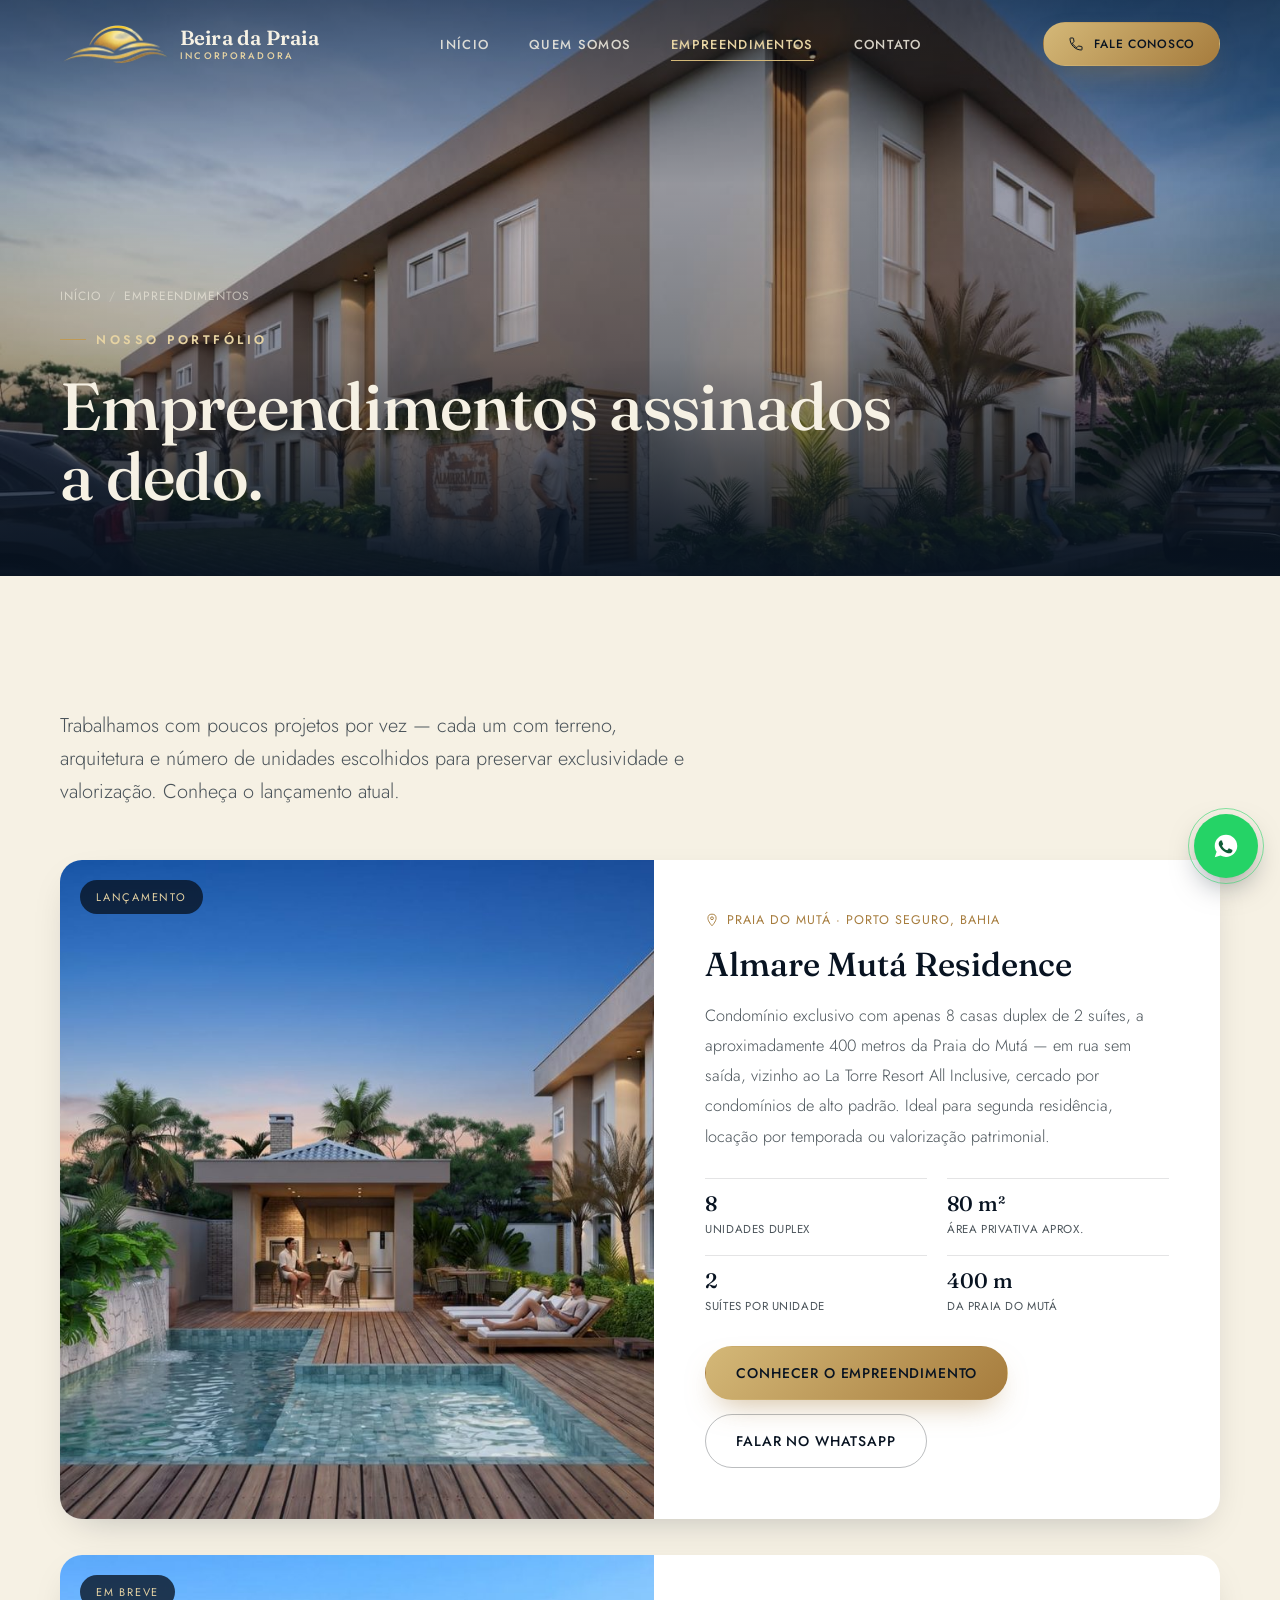
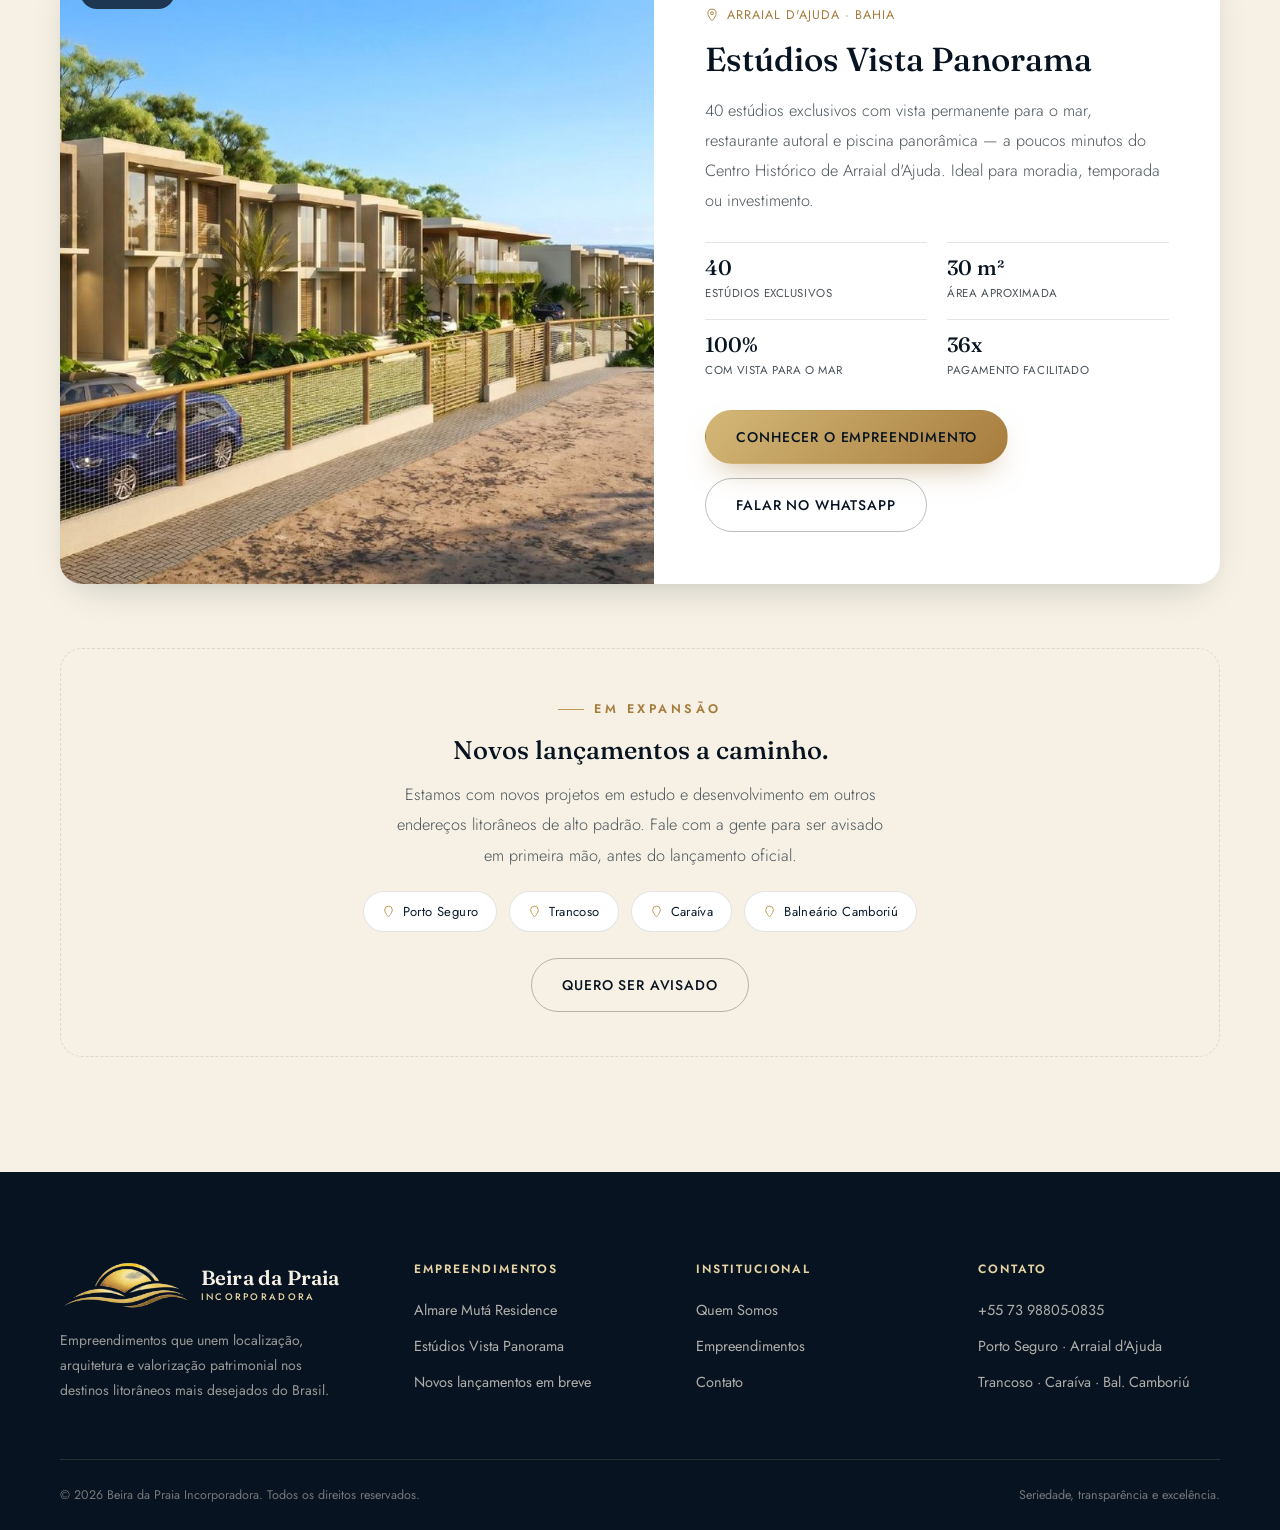
<file: empreendimentos.html>
<!DOCTYPE html>
<html lang="pt-BR">
<head>
<meta charset="UTF-8">
<meta name="viewport" content="width=device-width, initial-scale=1.0">
<title>Empreendimentos | Beira da Praia Incorporadora</title>
<meta name="description" content="Conheça os empreendimentos de alto padrão da Beira da Praia Incorporadora no litoral brasileiro, a começar pelo Almare Mutá Residence, em Porto Seguro.">
<meta name="theme-color" content="#081321">
<meta property="og:type" content="website">
<meta property="og:title" content="Empreendimentos | Beira da Praia Incorporadora">
<meta property="og:description" content="Poucas unidades, endereços incomparáveis. Conheça os empreendimentos de alto padrão no litoral brasileiro.">
<meta property="og:image" content="assets/img/og-cover.jpg">
<meta property="og:locale" content="pt_BR">
<link rel="icon" href="assets/img/favicon.ico" sizes="any">
<link rel="icon" type="image/png" sizes="32x32" href="assets/img/favicon-32.png">
<link rel="apple-touch-icon" href="assets/img/apple-touch-icon.png">
<link rel="preconnect" href="https://fonts.googleapis.com">
<link rel="preconnect" href="https://fonts.gstatic.com" crossorigin>
<link rel="stylesheet" href="assets/css/style.css">
</head>
<body>

<!-- ==================== HEADER ==================== -->
<header class="site-header" id="siteHeader">
  <div class="container">
    <a href="index.html" class="brand" aria-label="Beira da Praia Incorporadora — página inicial">
      <img class="brand-mark" src="assets/img/brand/beira-da-praia-icon.png" alt="Beira da Praia Incorporadora">
      <span class="brand-word"><b>Beira da Praia</b><span>Incorporadora</span></span>
    </a>
    <nav class="nav-desktop" aria-label="Navegação principal">
      <a href="index.html">Início</a>
      <a href="quem-somos.html">Quem Somos</a>
      <a href="empreendimentos.html" class="active">Empreendimentos</a>
      <a href="contato.html">Contato</a>
    </nav>
    <div class="nav-actions">
      <a class="btn btn-gold" href="https://wa.me/5573988050835?text=Ol%C3%A1!%20Vim%20pelo%20site%20e%20gostaria%20de%20mais%20informa%C3%A7%C3%B5es%20sobre%20os%20empreendimentos%20da%20Beira%20da%20Praia." target="_blank" rel="noopener">
        <svg viewBox="0 0 24 24" fill="none"><path d="M6.6 10.8c1.4 2.8 3.8 5.2 6.6 6.6l2.2-2.2c.3-.3.7-.4 1-.2 1.1.4 2.3.6 3.6.6.6 0 1 .4 1 1V20c0 .6-.4 1-1 1C10.9 21 3 13.1 3 3.9 3 3.4 3.4 3 4 3h3.4c.6 0 1 .4 1 1 0 1.3.2 2.5.6 3.6.1.4 0 .8-.2 1L6.6 10.8z" stroke="currentColor" stroke-width="1.5" stroke-linejoin="round"/></svg>
        <span>Fale conosco</span>
      </a>
      <button class="nav-toggle" id="navToggle" aria-label="Abrir menu" aria-expanded="false" aria-controls="navMobile">
        <span></span><span></span><span></span>
      </button>
    </div>
  </div>
</header>

<div class="nav-mobile" id="navMobile">
  <a href="index.html">Início</a>
  <a href="quem-somos.html">Quem Somos</a>
  <a href="empreendimentos.html" class="active">Empreendimentos</a>
  <a href="contato.html">Contato</a>
  <a class="btn btn-gold" style="margin-top:12px;" href="https://wa.me/5573988050835" target="_blank" rel="noopener">Falar no WhatsApp</a>
  <div class="nav-mobile-sub">+55 73 98805-0835</div>
</div>

<!-- ==================== PAGE HERO ==================== -->
<section class="page-hero">
  <div class="hero-media">
    <img src="assets/img/almare-esquina-casal.jpg"
      srcset="assets/img/almare-esquina-casal-sm.jpg 480w, assets/img/almare-esquina-casal-md.jpg 800w, assets/img/almare-esquina-casal-lg.jpg 1200w, assets/img/almare-esquina-casal.jpg 1536w" sizes="100vw" alt="Casal caminhando em condomínio de alto padrão da Beira da Praia" width="1536" height="1024">
  </div>
  <div class="container hero-content">
    <div class="breadcrumb"><a href="index.html">Início</a><span class="sep">/</span><span>Empreendimentos</span></div>
    <p class="eyebrow">Nosso portfólio</p>
    <h1>Empreendimentos assinados a dedo.</h1>
  </div>
</section>

<!-- ==================== INTRO + CARD ==================== -->
<section class="section on-sand">
  <div class="container">
    <div class="section-head reveal">
      <p class="lede">Trabalhamos com poucos projetos por vez — cada um com terreno, arquitetura e número de unidades escolhidos para preservar exclusividade e valorização. Conheça o lançamento atual.</p>
    </div>

    <div class="dev-card reveal">
      <div class="dev-card-media">
        <img src="assets/img/almare-piscina-gourmet-lg.jpg" alt="Piscina e espaço gourmet do Almare Mutá Residence ao entardecer" loading="lazy">
        <span class="dev-card-badge">Lançamento</span>
      </div>
      <div class="dev-card-body">
        <span class="place">
          <svg viewBox="0 0 24 24" fill="none"><path d="M12 22s7-7.5 7-13a7 7 0 10-14 0c0 5.5 7 13 7 13z" stroke="currentColor" stroke-width="1.6"/><circle cx="12" cy="9" r="2.4" stroke="currentColor" stroke-width="1.6"/></svg>
          Praia do Mutá · Porto Seguro, Bahia
        </span>
        <h3>Almare Mutá Residence</h3>
        <p class="body-text">Condomínio exclusivo com apenas 8 casas duplex de 2 suítes, a aproximadamente 400 metros da Praia do Mutá — em rua sem saída, vizinho ao La Torre Resort All Inclusive, cercado por condomínios de alto padrão. Ideal para segunda residência, locação por temporada ou valorização patrimonial.</p>
        <div class="dev-specs">
          <div class="spec"><b>8</b><span>Unidades duplex</span></div>
          <div class="spec"><b>80 m²</b><span>Área privativa aprox.</span></div>
          <div class="spec"><b>2</b><span>Suítes por unidade</span></div>
          <div class="spec"><b>400 m</b><span>Da Praia do Mutá</span></div>
        </div>
        <div class="dev-card-actions">
          <a href="empreendimentos/almare-muta-residence.html" class="btn btn-gold">Conhecer o empreendimento</a>
          <a href="https://wa.me/5573988050835?text=Ol%C3%A1!%20Tenho%20interesse%20no%20Almare%20Mut%C3%A1%20Residence%20e%20gostaria%20de%20mais%20informa%C3%A7%C3%B5es%20sobre%20valores%20e%20condi%C3%A7%C3%B5es%20de%20pagamento." target="_blank" rel="noopener" class="btn btn-outline-dark">Falar no WhatsApp</a>
        </div>
      </div>
    </div>

    <div class="dev-card reveal" style="margin-top:36px;">
      <div class="dev-card-media">
        <img src="assets/img/vista-panorama-fachada-vista-mar-lg.jpg" alt="Fachada dos Estúdios Vista Panorama com vista para o mar" loading="lazy">
        <span class="dev-card-badge">Em breve</span>
      </div>
      <div class="dev-card-body">
        <span class="place">
          <svg viewBox="0 0 24 24" fill="none"><path d="M12 22s7-7.5 7-13a7 7 0 10-14 0c0 5.5 7 13 7 13z" stroke="currentColor" stroke-width="1.6"/><circle cx="12" cy="9" r="2.4" stroke="currentColor" stroke-width="1.6"/></svg>
          Arraial d'Ajuda · Bahia
        </span>
        <h3>Estúdios Vista Panorama</h3>
        <p class="body-text">40 estúdios exclusivos com vista permanente para o mar, restaurante autoral e piscina panorâmica — a poucos minutos do Centro Histórico de Arraial d'Ajuda. Ideal para moradia, temporada ou investimento.</p>
        <div class="dev-specs">
          <div class="spec"><b>40</b><span>Estúdios exclusivos</span></div>
          <div class="spec"><b>30 m²</b><span>Área aproximada</span></div>
          <div class="spec"><b>100%</b><span>Com vista para o mar</span></div>
          <div class="spec"><b>36x</b><span>Pagamento facilitado</span></div>
        </div>
        <div class="dev-card-actions">
          <a href="empreendimentos/estudios-vista-panorama.html" class="btn btn-gold">Conhecer o empreendimento</a>
          <a href="https://wa.me/5573988050835?text=Ol%C3%A1!%20Tenho%20interesse%20nos%20Est%C3%BAdios%20Vista%20Panorama%20e%20gostaria%20de%20mais%20informa%C3%A7%C3%B5es%20sobre%20valores%20e%20condi%C3%A7%C3%B5es%20de%20pagamento." target="_blank" rel="noopener" class="btn btn-outline-dark">Falar no WhatsApp</a>
        </div>
      </div>
    </div>

    <div class="soon-strip reveal">
      <p class="eyebrow" style="justify-content:center;">Em expansão</p>
      <h3 style="margin-top:16px;">Novos lançamentos a caminho.</h3>
      <p class="body-text" style="max-width:56ch; margin:14px auto 0;">Estamos com novos projetos em estudo e desenvolvimento em outros endereços litorâneos de alto padrão. Fale com a gente para ser avisado em primeira mão, antes do lançamento oficial.</p>
      <div class="cities-row">
        <span class="city-chip"><svg viewBox="0 0 24 24" fill="none"><path d="M12 22s7-7.5 7-13a7 7 0 10-14 0c0 5.5 7 13 7 13z" stroke="currentColor" stroke-width="1.8"/></svg>Porto Seguro</span>
        <span class="city-chip"><svg viewBox="0 0 24 24" fill="none"><path d="M12 22s7-7.5 7-13a7 7 0 10-14 0c0 5.5 7 13 7 13z" stroke="currentColor" stroke-width="1.8"/></svg>Trancoso</span>
        <span class="city-chip"><svg viewBox="0 0 24 24" fill="none"><path d="M12 22s7-7.5 7-13a7 7 0 10-14 0c0 5.5 7 13 7 13z" stroke="currentColor" stroke-width="1.8"/></svg>Caraíva</span>
        <span class="city-chip"><svg viewBox="0 0 24 24" fill="none"><path d="M12 22s7-7.5 7-13a7 7 0 10-14 0c0 5.5 7 13 7 13z" stroke="currentColor" stroke-width="1.8"/></svg>Balneário Camboriú</span>
      </div>
      <a href="https://wa.me/5573988050835?text=Ol%C3%A1!%20Gostaria%20de%20ser%20avisado%20sobre%20os%20pr%C3%B3ximos%20lan%C3%A7amentos%20da%20Beira%20da%20Praia." target="_blank" rel="noopener" class="btn btn-outline-dark" style="margin-top:26px;">Quero ser avisado</a>
    </div>
  </div>
</section>

<!-- ==================== FOOTER ==================== -->
<footer class="site-footer">
  <div class="container">
    <div class="footer-top">
      <div class="footer-brand">
        <a href="index.html" class="brand">
          <img class="brand-mark" src="assets/img/brand/beira-da-praia-icon.png" alt="Beira da Praia Incorporadora">
          <span class="brand-word"><b>Beira da Praia</b><span>Incorporadora</span></span>
        </a>
        <p>Empreendimentos que unem localização, arquitetura e valorização patrimonial nos destinos litorâneos mais desejados do Brasil.</p>
      </div>
      <div class="footer-col">
        <h4>Empreendimentos</h4>
        <ul>
          <li><a href="empreendimentos/almare-muta-residence.html">Almare Mutá Residence</a></li>
          <li><a href="empreendimentos/estudios-vista-panorama.html">Estúdios Vista Panorama</a></li>
          <li><span>Novos lançamentos em breve</span></li>
        </ul>
      </div>
      <div class="footer-col">
        <h4>Institucional</h4>
        <ul>
          <li><a href="quem-somos.html">Quem Somos</a></li>
          <li><a href="empreendimentos.html">Empreendimentos</a></li>
          <li><a href="contato.html">Contato</a></li>
        </ul>
      </div>
      <div class="footer-col">
        <h4>Contato</h4>
        <ul>
          <li><a href="https://wa.me/5573988050835" target="_blank" rel="noopener">+55 73 98805-0835</a></li>
          <li><span>Porto Seguro · Arraial d'Ajuda</span></li>
          <li><span>Trancoso · Caraíva · Bal. Camboriú</span></li>
        </ul>
      </div>
    </div>
    <div class="footer-bottom">
      <span>© <span data-year>2026</span> Beira da Praia Incorporadora. Todos os direitos reservados.</span>
      <span>Seriedade, transparência e excelência.</span>
    </div>
  </div>
</footer>

<a class="whatsapp-float" href="https://wa.me/5573988050835?text=Ol%C3%A1!%20Vim%20pelo%20site%20e%20gostaria%20de%20mais%20informa%C3%A7%C3%B5es." target="_blank" rel="noopener" aria-label="Falar no WhatsApp">
  <span class="ring" aria-hidden="true"></span>
  <svg viewBox="0 0 32 32" fill="none" aria-hidden="true">
    <path d="M16 4C9.4 4 4 9.2 4 15.6c0 2.4.7 4.6 2 6.5L4 28l6.2-1.9c1.8 1 3.8 1.5 5.8 1.5 6.6 0 12-5.2 12-11.6C28 9.2 22.6 4 16 4z" fill="currentColor"/>
    <path d="M12.1 10.9c-.3-.7-.6-.7-.9-.7h-.7c-.3 0-.7.1-1 .5-.3.4-1.3 1.2-1.3 3 0 1.8 1.3 3.5 1.5 3.7.2.3 2.5 4 6.2 5.4 3 1.2 3.7 1 4.3.9.7-.1 2.1-.9 2.4-1.7.3-.8.3-1.5.2-1.7-.1-.2-.4-.3-.8-.5-.4-.2-2.1-1-2.5-1.2-.3-.1-.6-.2-.8.2-.2.4-.9 1.2-1.1 1.4-.2.2-.4.3-.8.1-.4-.2-1.5-.5-2.9-1.7-1.1-.9-1.8-2.1-2-2.5-.2-.4 0-.6.2-.8.2-.1.4-.4.5-.6.2-.2.2-.4.3-.6.1-.2 0-.5-.1-.7-.1-.2-.8-2-1.1-2.7z" fill="#0f5c37"/>
  </svg>
  <span class="whatsapp-tooltip">Fale conosco agora</span>
</a>

<script src="assets/js/main.js"></script>
</body>
</html>
</file>
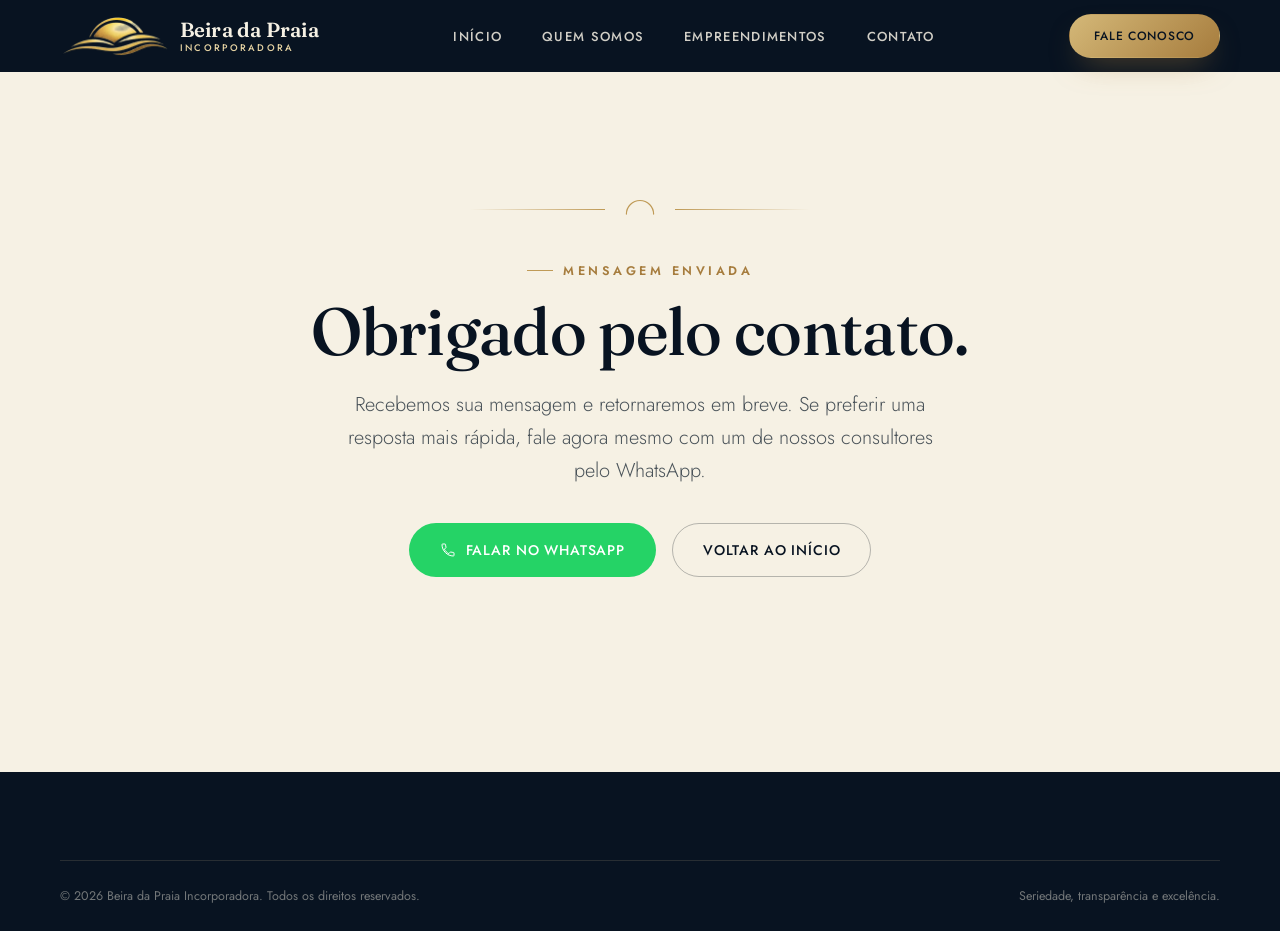
<file: obrigado.html>
<!DOCTYPE html>
<html lang="pt-BR">
<head>
<meta charset="UTF-8">
<meta name="viewport" content="width=device-width, initial-scale=1.0">
<title>Mensagem enviada | Beira da Praia Incorporadora</title>
<meta name="robots" content="noindex">
<meta name="theme-color" content="#081321">
<link rel="icon" href="assets/img/favicon.ico" sizes="any">
<link rel="apple-touch-icon" href="assets/img/apple-touch-icon.png">
<link rel="preconnect" href="https://fonts.googleapis.com">
<link rel="preconnect" href="https://fonts.gstatic.com" crossorigin>
<link rel="stylesheet" href="assets/css/style.css">
</head>
<body>

<header class="site-header static-solid">
  <div class="container">
    <a href="index.html" class="brand" aria-label="Beira da Praia Incorporadora — página inicial">
      <img class="brand-mark" src="assets/img/brand/beira-da-praia-icon.png" alt="Beira da Praia Incorporadora">
      <span class="brand-word"><b>Beira da Praia</b><span>Incorporadora</span></span>
    </a>
    <nav class="nav-desktop" aria-label="Navegação principal">
      <a href="index.html">Início</a>
      <a href="quem-somos.html">Quem Somos</a>
      <a href="empreendimentos.html">Empreendimentos</a>
      <a href="contato.html">Contato</a>
    </nav>
    <div class="nav-actions">
      <a class="btn btn-gold" href="https://wa.me/5573988050835" target="_blank" rel="noopener"><span>Fale conosco</span></a>
    </div>
  </div>
</header>

<section class="section on-sand" style="padding-top:200px;">
  <div class="container text-center">
    <div class="horizon reveal in-view" style="margin-bottom:36px;">
      <span class="line"></span>
      <svg viewBox="0 0 40 20"><path d="M4 16a16 16 0 0 1 32 0" /></svg>
      <span class="line right"></span>
    </div>
    <p class="eyebrow" style="justify-content:center;">Mensagem enviada</p>
    <h1 style="margin-top:16px;">Obrigado pelo contato.</h1>
    <p class="lede" style="max-width:52ch; margin:22px auto 0;">Recebemos sua mensagem e retornaremos em breve. Se preferir uma resposta mais rápida, fale agora mesmo com um de nossos consultores pelo WhatsApp.</p>
    <div class="cta-banner-actions" style="margin-top:36px;">
      <a href="https://wa.me/5573988050835?text=Ol%C3%A1!%20Acabei%20de%20enviar%20uma%20mensagem%20pelo%20site%20e%20gostaria%20de%20continuar%20por%20aqui." target="_blank" rel="noopener" class="btn btn-whatsapp">
        <svg viewBox="0 0 24 24" fill="none"><path d="M6.6 10.8c1.4 2.8 3.8 5.2 6.6 6.6l2.2-2.2c.3-.3.7-.4 1-.2 1.1.4 2.3.6 3.6.6.6 0 1 .4 1 1V20c0 .6-.4 1-1 1C10.9 21 3 13.1 3 3.9 3 3.4 3.4 3 4 3h3.4c.6 0 1 .4 1 1 0 1.3.2 2.5.6 3.6.1.4 0 .8-.2 1L6.6 10.8z" stroke="currentColor" stroke-width="1.5" stroke-linejoin="round"/></svg>
        Falar no WhatsApp
      </a>
      <a href="index.html" class="btn btn-outline-dark">Voltar ao início</a>
    </div>
  </div>
</section>

<footer class="site-footer" style="margin-top:80px;">
  <div class="container">
    <div class="footer-bottom" style="border-top:1px solid rgba(230,211,163,0.14); padding-top:26px;">
      <span>© <span data-year>2026</span> Beira da Praia Incorporadora. Todos os direitos reservados.</span>
      <span>Seriedade, transparência e excelência.</span>
    </div>
  </div>
</footer>

<script src="assets/js/main.js"></script>
</body>
</html>
</file>
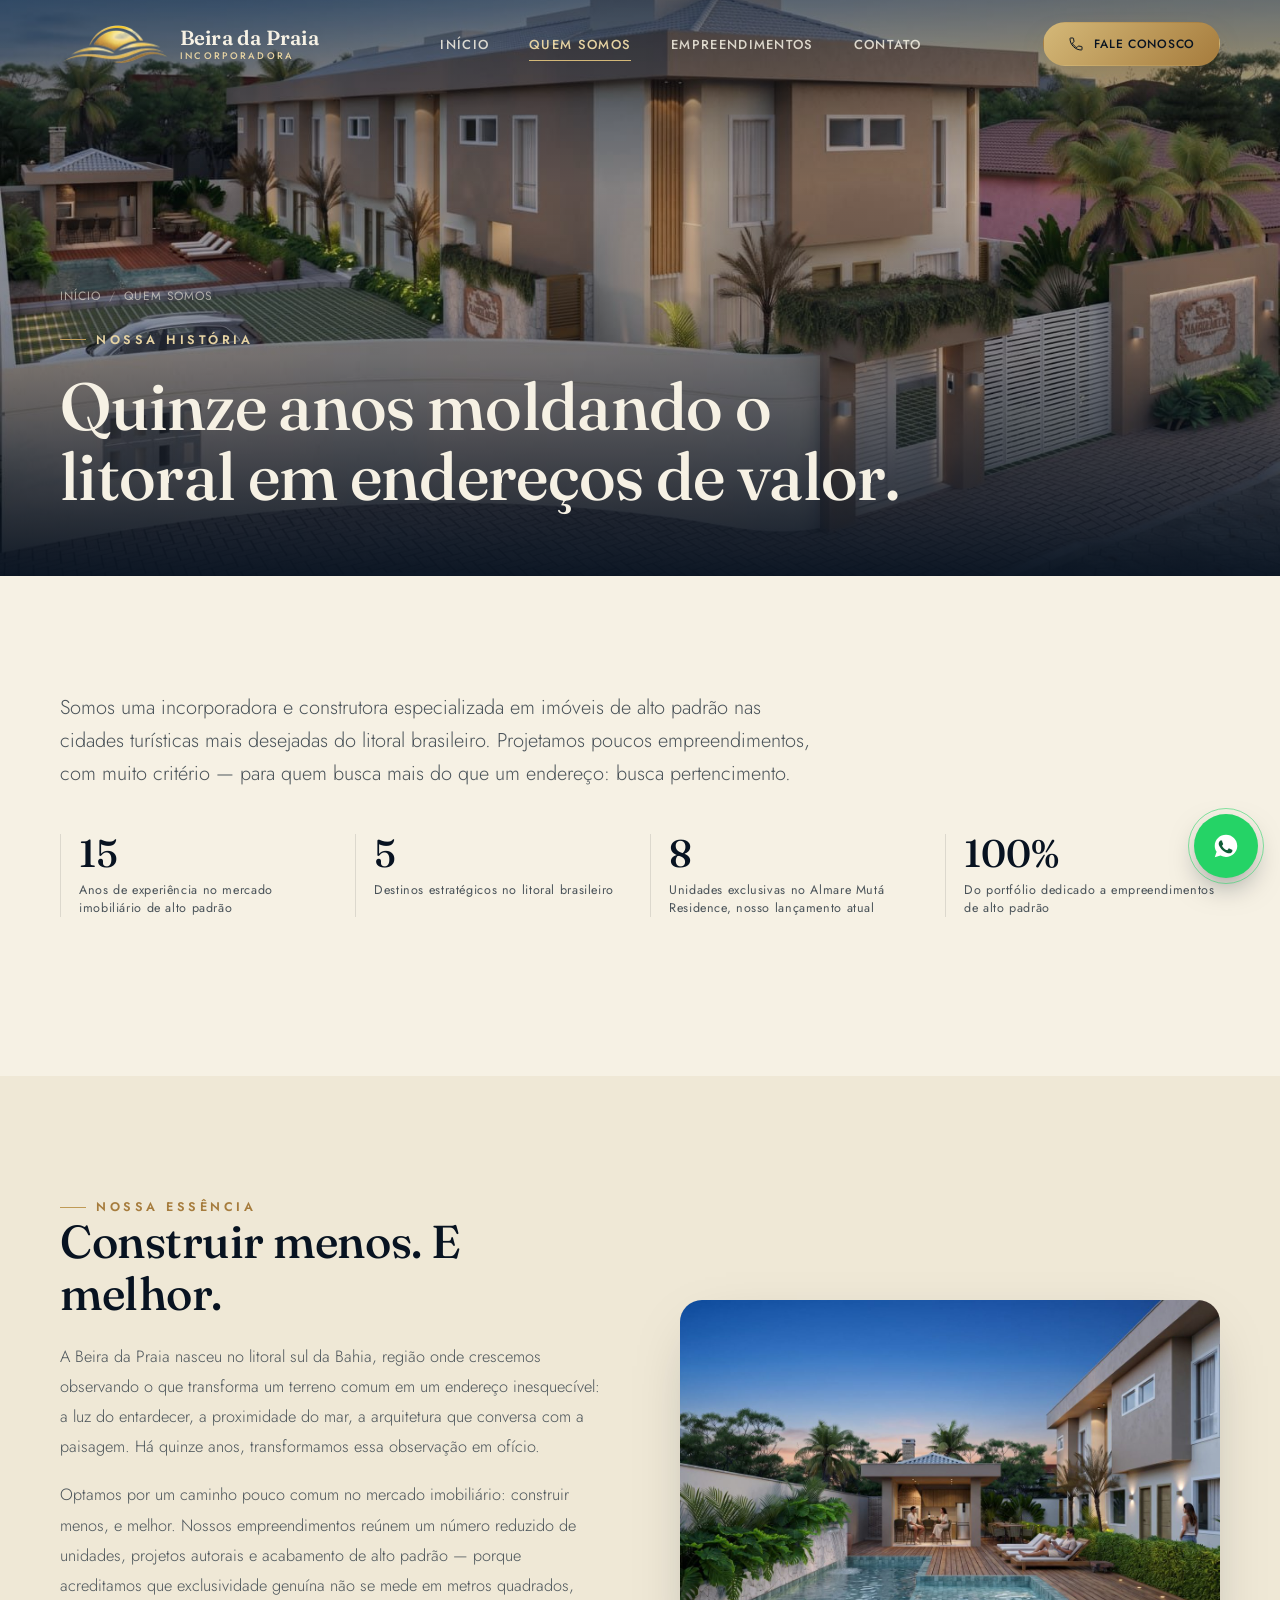
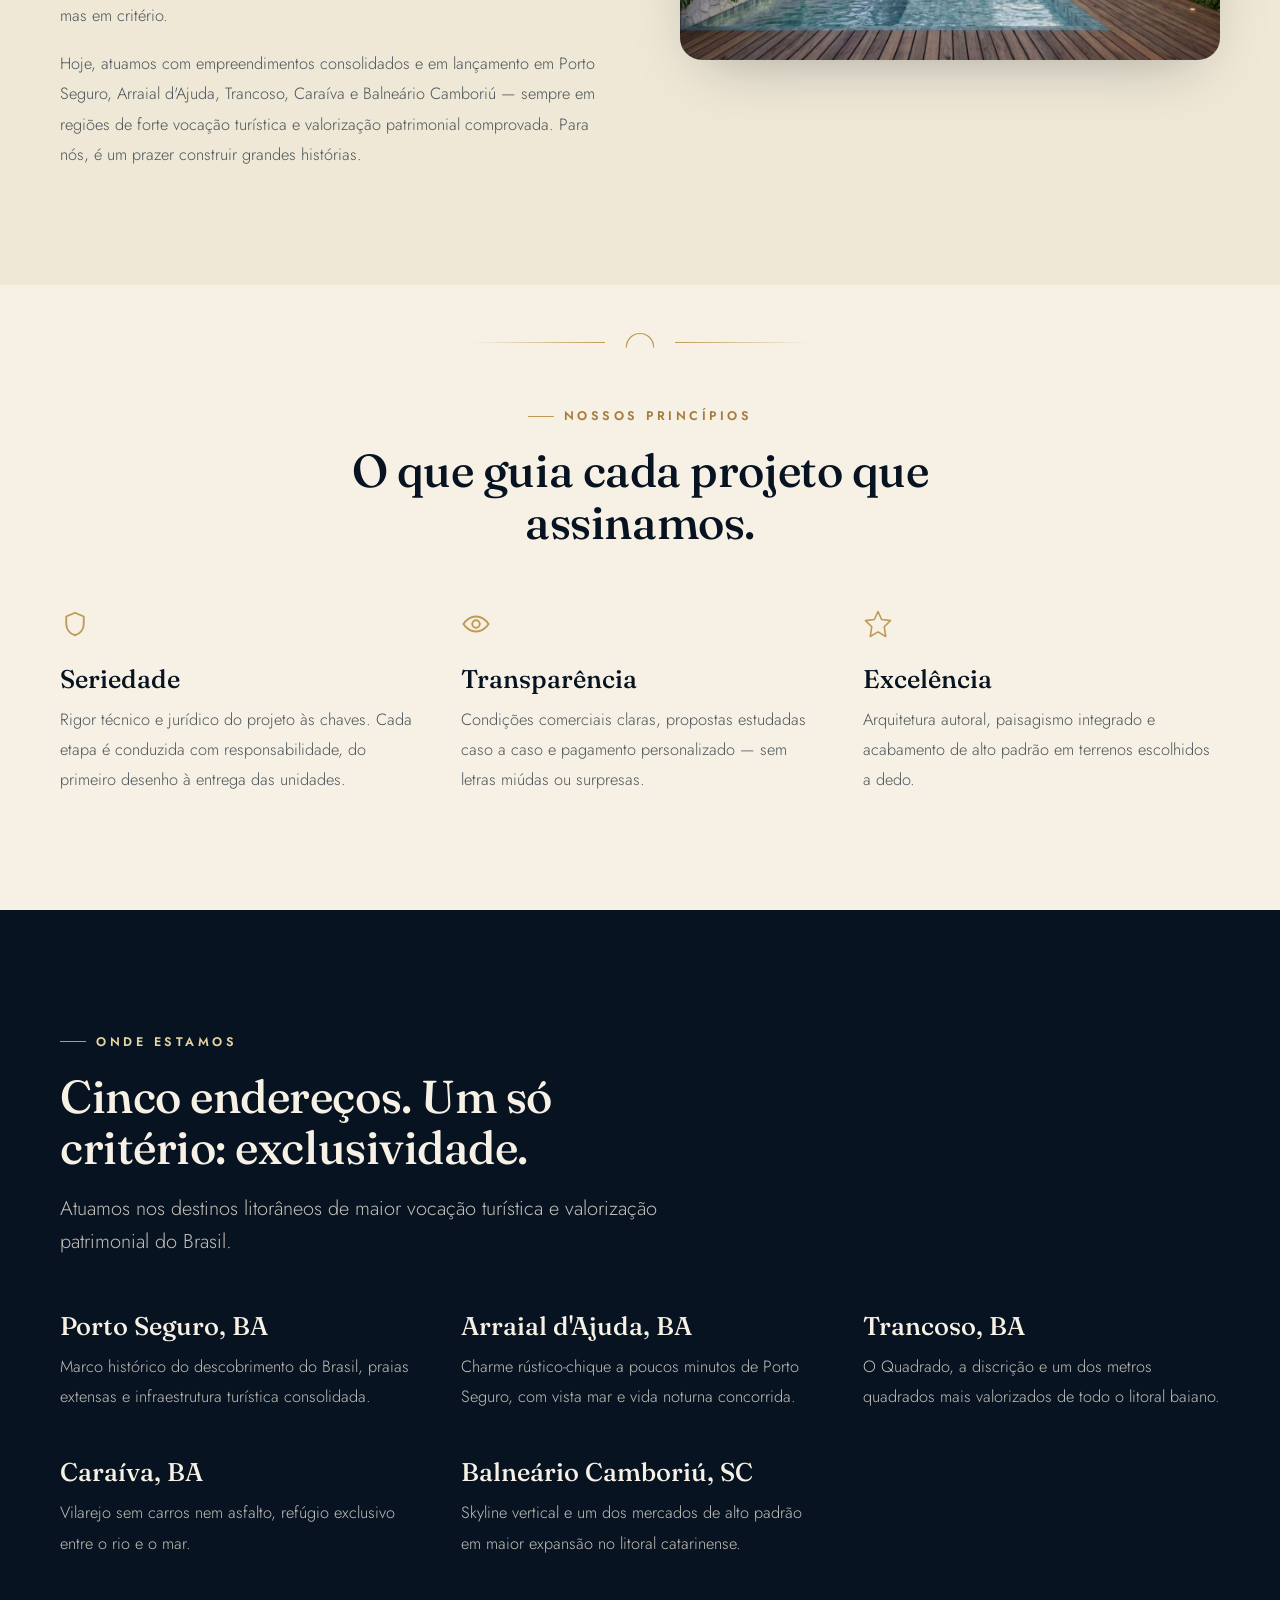
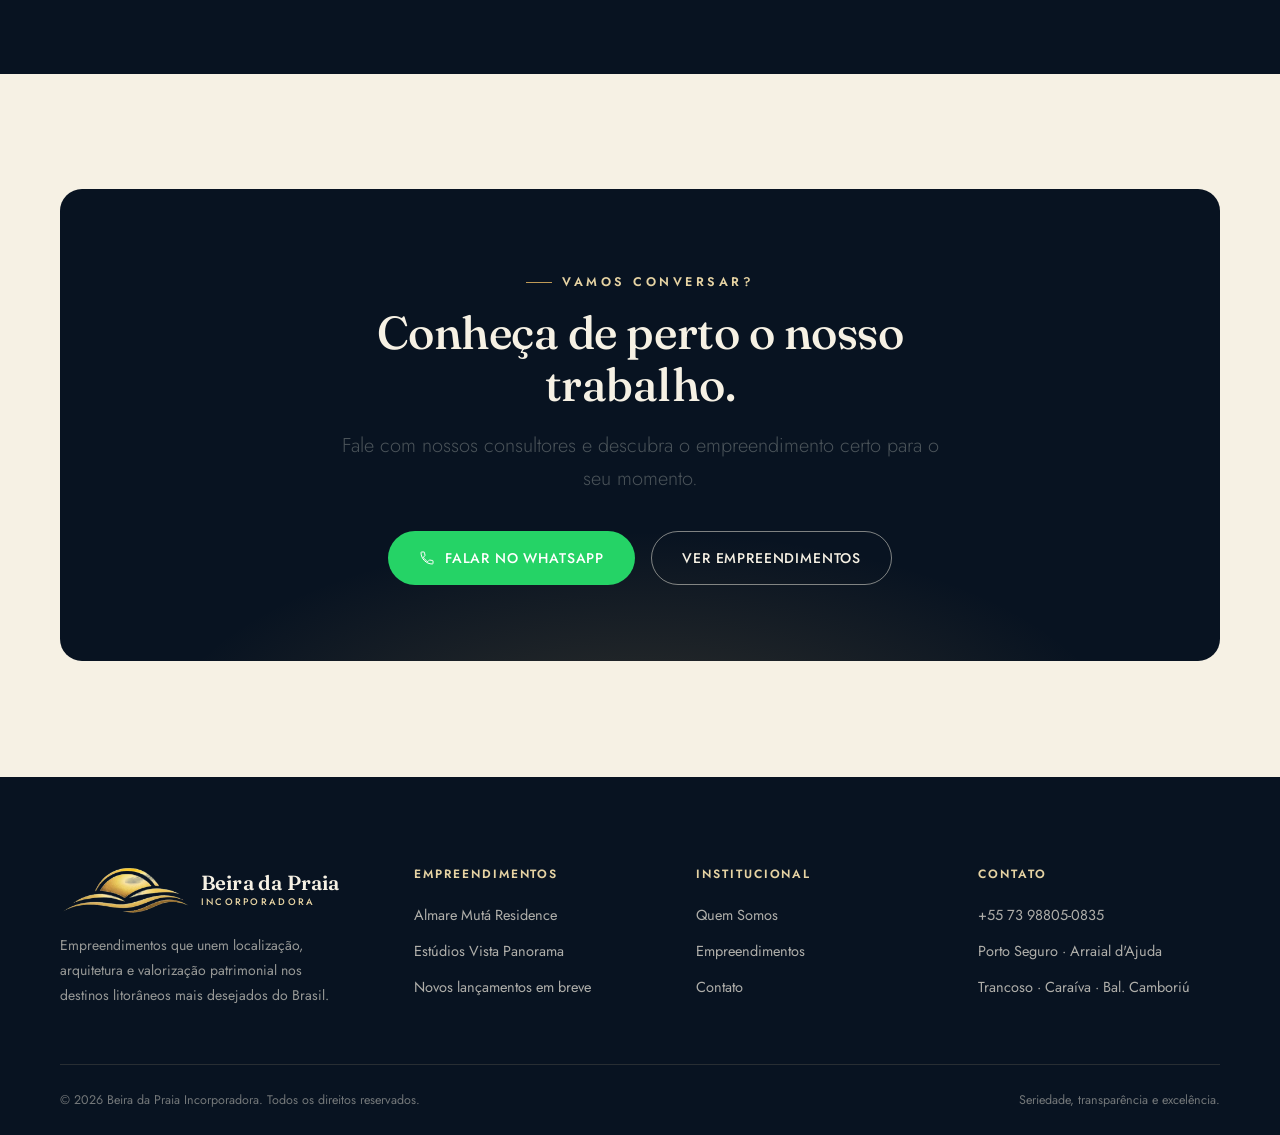
<file: quem-somos.html>
<!DOCTYPE html>
<html lang="pt-BR">
<head>
<meta charset="UTF-8">
<meta name="viewport" content="width=device-width, initial-scale=1.0">
<title>Quem Somos | Beira da Praia Incorporadora</title>
<meta name="description" content="15 anos de experiência no mercado imobiliário de alto padrão do litoral brasileiro. Conheça a história e os princípios da Beira da Praia Incorporadora.">
<meta name="theme-color" content="#081321">
<meta property="og:type" content="website">
<meta property="og:title" content="Quem Somos | Beira da Praia Incorporadora">
<meta property="og:description" content="15 anos de experiência no mercado imobiliário de alto padrão do litoral brasileiro.">
<meta property="og:image" content="assets/img/og-cover.jpg">
<meta property="og:locale" content="pt_BR">
<link rel="icon" href="assets/img/favicon.ico" sizes="any">
<link rel="icon" type="image/png" sizes="32x32" href="assets/img/favicon-32.png">
<link rel="apple-touch-icon" href="assets/img/apple-touch-icon.png">
<link rel="preconnect" href="https://fonts.googleapis.com">
<link rel="preconnect" href="https://fonts.gstatic.com" crossorigin>
<link rel="stylesheet" href="assets/css/style.css">
</head>
<body>

<!-- ==================== HEADER ==================== -->
<header class="site-header" id="siteHeader">
  <div class="container">
    <a href="index.html" class="brand" aria-label="Beira da Praia Incorporadora — página inicial">
      <img class="brand-mark" src="assets/img/brand/beira-da-praia-icon.png" alt="Beira da Praia Incorporadora">
      <span class="brand-word"><b>Beira da Praia</b><span>Incorporadora</span></span>
    </a>
    <nav class="nav-desktop" aria-label="Navegação principal">
      <a href="index.html">Início</a>
      <a href="quem-somos.html" class="active">Quem Somos</a>
      <a href="empreendimentos.html">Empreendimentos</a>
      <a href="contato.html">Contato</a>
    </nav>
    <div class="nav-actions">
      <a class="btn btn-gold" href="https://wa.me/5573988050835?text=Ol%C3%A1!%20Vim%20pelo%20site%20e%20gostaria%20de%20mais%20informa%C3%A7%C3%B5es%20sobre%20os%20empreendimentos%20da%20Beira%20da%20Praia." target="_blank" rel="noopener">
        <svg viewBox="0 0 24 24" fill="none"><path d="M6.6 10.8c1.4 2.8 3.8 5.2 6.6 6.6l2.2-2.2c.3-.3.7-.4 1-.2 1.1.4 2.3.6 3.6.6.6 0 1 .4 1 1V20c0 .6-.4 1-1 1C10.9 21 3 13.1 3 3.9 3 3.4 3.4 3 4 3h3.4c.6 0 1 .4 1 1 0 1.3.2 2.5.6 3.6.1.4 0 .8-.2 1L6.6 10.8z" stroke="currentColor" stroke-width="1.5" stroke-linejoin="round"/></svg>
        <span>Fale conosco</span>
      </a>
      <button class="nav-toggle" id="navToggle" aria-label="Abrir menu" aria-expanded="false" aria-controls="navMobile">
        <span></span><span></span><span></span>
      </button>
    </div>
  </div>
</header>

<div class="nav-mobile" id="navMobile">
  <a href="index.html">Início</a>
  <a href="quem-somos.html" class="active">Quem Somos</a>
  <a href="empreendimentos.html">Empreendimentos</a>
  <a href="contato.html">Contato</a>
  <a class="btn btn-gold" style="margin-top:12px;" href="https://wa.me/5573988050835" target="_blank" rel="noopener">Falar no WhatsApp</a>
  <div class="nav-mobile-sub">+55 73 98805-0835</div>
</div>

<!-- ==================== PAGE HERO ==================== -->
<section class="page-hero">
  <div class="hero-media">
    <img src="assets/img/almare-fachada-noturna.jpg"
      srcset="assets/img/almare-fachada-noturna-sm.jpg 480w, assets/img/almare-fachada-noturna-md.jpg 800w, assets/img/almare-fachada-noturna-lg.jpg 1200w, assets/img/almare-fachada-noturna.jpg 1536w" sizes="100vw" alt="Fachada de empreendimento da Beira da Praia Incorporadora ao entardecer" width="1536" height="1024">
  </div>
  <div class="container hero-content">
    <div class="breadcrumb"><a href="index.html">Início</a><span class="sep">/</span><span>Quem Somos</span></div>
    <p class="eyebrow">Nossa história</p>
    <h1>Quinze anos moldando o litoral em endereços de valor.</h1>
  </div>
</section>

<!-- ==================== INTRO ==================== -->
<section class="section on-sand">
  <div class="container">
    <div class="container-narrow" style="margin:0 0 0 0; max-width:760px; padding-inline:0;">
      <p class="lede reveal">Somos uma incorporadora e construtora especializada em imóveis de alto padrão nas cidades turísticas mais desejadas do litoral brasileiro. Projetamos poucos empreendimentos, com muito critério — para quem busca mais do que um endereço: busca pertencimento.</p>
    </div>

    <div class="stat-strip reveal reveal-delay-1">
      <div class="stat-item">
        <span class="num">15</span>
        <span class="lbl">Anos de experiência no mercado imobiliário de alto padrão</span>
      </div>
      <div class="stat-item">
        <span class="num">5</span>
        <span class="lbl">Destinos estratégicos no litoral brasileiro</span>
      </div>
      <div class="stat-item">
        <span class="num">8</span>
        <span class="lbl">Unidades exclusivas no Almare Mutá Residence, nosso lançamento atual</span>
      </div>
      <div class="stat-item">
        <span class="num">100%</span>
        <span class="lbl">Do portfólio dedicado a empreendimentos de alto padrão</span>
      </div>
    </div>
  </div>
</section>

<!-- ==================== NARRATIVA ==================== -->
<section class="section on-sand-100">
  <div class="container">
    <div class="grid-2">
      <div class="reveal">
        <p class="eyebrow">Nossa essência</p>
        <h2>Construir menos. E melhor.</h2>
        <p class="body-text" style="margin-top:22px;">A Beira da Praia nasceu no litoral sul da Bahia, região onde crescemos observando o que transforma um terreno comum em um endereço inesquecível: a luz do entardecer, a proximidade do mar, a arquitetura que conversa com a paisagem. Há quinze anos, transformamos essa observação em ofício.</p>
        <p class="body-text" style="margin-top:18px;">Optamos por um caminho pouco comum no mercado imobiliário: construir menos, e melhor. Nossos empreendimentos reúnem um número reduzido de unidades, projetos autorais e acabamento de alto padrão — porque acreditamos que exclusividade genuína não se mede em metros quadrados, mas em critério.</p>
        <p class="body-text" style="margin-top:18px;">Hoje, atuamos com empreendimentos consolidados e em lançamento em Porto Seguro, Arraial d'Ajuda, Trancoso, Caraíva e Balneário Camboriú — sempre em regiões de forte vocação turística e valorização patrimonial comprovada. Para nós, é um prazer construir grandes histórias.</p>
      </div>
      <div class="reveal reveal-delay-1">
        <img src="assets/img/almare-piscina-gourmet-lg.jpg" alt="Área de piscina e espaço gourmet de empreendimento da Beira da Praia" style="border-radius:22px; box-shadow:var(--shadow-soft);">
      </div>
    </div>
  </div>
</section>

<div class="horizon-wrap">
  <div class="horizon reveal">
    <span class="line"></span>
    <svg viewBox="0 0 40 20"><path d="M4 16a16 16 0 0 1 32 0" /></svg>
    <span class="line right"></span>
  </div>
</div>

<!-- ==================== PRINCÍPIOS ==================== -->
<section class="section on-sand" style="padding-top:0;">
  <div class="container">
    <div class="section-head center reveal">
      <p class="eyebrow">Nossos princípios</p>
      <h2>O que guia cada projeto que assinamos.</h2>
    </div>
    <div class="value-row">
      <div class="value-card reveal">
        <svg viewBox="0 0 24 24" fill="none"><path d="M12 3l7 3v6c0 4.5-3 8-7 9-4-1-7-4.5-7-9V6l7-3z" stroke="currentColor" stroke-width="1.5" stroke-linejoin="round"/></svg>
        <h3>Seriedade</h3>
        <p class="body-text">Rigor técnico e jurídico do projeto às chaves. Cada etapa é conduzida com responsabilidade, do primeiro desenho à entrega das unidades.</p>
      </div>
      <div class="value-card reveal reveal-delay-1">
        <svg viewBox="0 0 24 24" fill="none"><path d="M2 12s3.5-6 10-6 10 6 10 6-3.5 6-10 6-10-6-10-6z" stroke="currentColor" stroke-width="1.5"/><circle cx="12" cy="12" r="3" stroke="currentColor" stroke-width="1.5"/></svg>
        <h3>Transparência</h3>
        <p class="body-text">Condições comerciais claras, propostas estudadas caso a caso e pagamento personalizado — sem letras miúdas ou surpresas.</p>
      </div>
      <div class="value-card reveal reveal-delay-2">
        <svg viewBox="0 0 24 24" fill="none"><path d="M12 2l2.9 6.4L22 9.3l-5 4.9L18.2 22 12 18.3 5.8 22 7 14.2 2 9.3l7.1-.9L12 2z" stroke="currentColor" stroke-width="1.3" stroke-linejoin="round"/></svg>
        <h3>Excelência</h3>
        <p class="body-text">Arquitetura autoral, paisagismo integrado e acabamento de alto padrão em terrenos escolhidos a dedo.</p>
      </div>
    </div>
  </div>
</section>

<!-- ==================== ONDE ESTAMOS ==================== -->
<section class="section on-dark">
  <div class="container">
    <div class="section-head reveal">
      <p class="eyebrow on-dark">Onde estamos</p>
      <h2>Cinco endereços. Um só critério: exclusividade.</h2>
      <p class="lede">Atuamos nos destinos litorâneos de maior vocação turística e valorização patrimonial do Brasil.</p>
    </div>
    <div class="value-row" style="margin-top:20px;">
      <div class="value-card reveal">
        <h3>Porto Seguro, BA</h3>
        <p class="body-text">Marco histórico do descobrimento do Brasil, praias extensas e infraestrutura turística consolidada.</p>
      </div>
      <div class="value-card reveal reveal-delay-1">
        <h3>Arraial d'Ajuda, BA</h3>
        <p class="body-text">Charme rústico-chique a poucos minutos de Porto Seguro, com vista mar e vida noturna concorrida.</p>
      </div>
      <div class="value-card reveal reveal-delay-2">
        <h3>Trancoso, BA</h3>
        <p class="body-text">O Quadrado, a discrição e um dos metros quadrados mais valorizados de todo o litoral baiano.</p>
      </div>
      <div class="value-card reveal">
        <h3>Caraíva, BA</h3>
        <p class="body-text">Vilarejo sem carros nem asfalto, refúgio exclusivo entre o rio e o mar.</p>
      </div>
      <div class="value-card reveal reveal-delay-1">
        <h3>Balneário Camboriú, SC</h3>
        <p class="body-text">Skyline vertical e um dos mercados de alto padrão em maior expansão no litoral catarinense.</p>
      </div>
    </div>
  </div>
</section>

<!-- ==================== CTA FINAL ==================== -->
<section class="section on-sand">
  <div class="container">
    <div class="cta-banner reveal">
      <p class="eyebrow on-dark" style="justify-content:center;">Vamos conversar?</p>
      <h2 style="margin-top:16px;">Conheça de perto o nosso trabalho.</h2>
      <p class="lede">Fale com nossos consultores e descubra o empreendimento certo para o seu momento.</p>
      <div class="cta-banner-actions">
        <a href="https://wa.me/5573988050835?text=Ol%C3%A1!%20Vim%20pelo%20site%20e%20gostaria%20de%20mais%20informa%C3%A7%C3%B5es%20sobre%20os%20empreendimentos%20da%20Beira%20da%20Praia." target="_blank" rel="noopener" class="btn btn-whatsapp">
          <svg viewBox="0 0 24 24" fill="none"><path d="M6.6 10.8c1.4 2.8 3.8 5.2 6.6 6.6l2.2-2.2c.3-.3.7-.4 1-.2 1.1.4 2.3.6 3.6.6.6 0 1 .4 1 1V20c0 .6-.4 1-1 1C10.9 21 3 13.1 3 3.9 3 3.4 3.4 3 4 3h3.4c.6 0 1 .4 1 1 0 1.3.2 2.5.6 3.6.1.4 0 .8-.2 1L6.6 10.8z" stroke="currentColor" stroke-width="1.5" stroke-linejoin="round"/></svg>
          Falar no WhatsApp
        </a>
        <a href="empreendimentos.html" class="btn btn-outline-light">Ver empreendimentos</a>
      </div>
    </div>
  </div>
</section>

<!-- ==================== FOOTER ==================== -->
<footer class="site-footer">
  <div class="container">
    <div class="footer-top">
      <div class="footer-brand">
        <a href="index.html" class="brand">
          <img class="brand-mark" src="assets/img/brand/beira-da-praia-icon.png" alt="Beira da Praia Incorporadora">
          <span class="brand-word"><b>Beira da Praia</b><span>Incorporadora</span></span>
        </a>
        <p>Empreendimentos que unem localização, arquitetura e valorização patrimonial nos destinos litorâneos mais desejados do Brasil.</p>
      </div>
      <div class="footer-col">
        <h4>Empreendimentos</h4>
        <ul>
          <li><a href="empreendimentos/almare-muta-residence.html">Almare Mutá Residence</a></li>
          <li><a href="empreendimentos/estudios-vista-panorama.html">Estúdios Vista Panorama</a></li>
          <li><span>Novos lançamentos em breve</span></li>
        </ul>
      </div>
      <div class="footer-col">
        <h4>Institucional</h4>
        <ul>
          <li><a href="quem-somos.html">Quem Somos</a></li>
          <li><a href="empreendimentos.html">Empreendimentos</a></li>
          <li><a href="contato.html">Contato</a></li>
        </ul>
      </div>
      <div class="footer-col">
        <h4>Contato</h4>
        <ul>
          <li><a href="https://wa.me/5573988050835" target="_blank" rel="noopener">+55 73 98805-0835</a></li>
          <li><span>Porto Seguro · Arraial d'Ajuda</span></li>
          <li><span>Trancoso · Caraíva · Bal. Camboriú</span></li>
        </ul>
      </div>
    </div>
    <div class="footer-bottom">
      <span>© <span data-year>2026</span> Beira da Praia Incorporadora. Todos os direitos reservados.</span>
      <span>Seriedade, transparência e excelência.</span>
    </div>
  </div>
</footer>

<a class="whatsapp-float" href="https://wa.me/5573988050835?text=Ol%C3%A1!%20Vim%20pelo%20site%20e%20gostaria%20de%20mais%20informa%C3%A7%C3%B5es." target="_blank" rel="noopener" aria-label="Falar no WhatsApp">
  <span class="ring" aria-hidden="true"></span>
  <svg viewBox="0 0 32 32" fill="none" aria-hidden="true">
    <path d="M16 4C9.4 4 4 9.2 4 15.6c0 2.4.7 4.6 2 6.5L4 28l6.2-1.9c1.8 1 3.8 1.5 5.8 1.5 6.6 0 12-5.2 12-11.6C28 9.2 22.6 4 16 4z" fill="currentColor"/>
    <path d="M12.1 10.9c-.3-.7-.6-.7-.9-.7h-.7c-.3 0-.7.1-1 .5-.3.4-1.3 1.2-1.3 3 0 1.8 1.3 3.5 1.5 3.7.2.3 2.5 4 6.2 5.4 3 1.2 3.7 1 4.3.9.7-.1 2.1-.9 2.4-1.7.3-.8.3-1.5.2-1.7-.1-.2-.4-.3-.8-.5-.4-.2-2.1-1-2.5-1.2-.3-.1-.6-.2-.8.2-.2.4-.9 1.2-1.1 1.4-.2.2-.4.3-.8.1-.4-.2-1.5-.5-2.9-1.7-1.1-.9-1.8-2.1-2-2.5-.2-.4 0-.6.2-.8.2-.1.4-.4.5-.6.2-.2.2-.4.3-.6.1-.2 0-.5-.1-.7-.1-.2-.8-2-1.1-2.7z" fill="#0f5c37"/>
  </svg>
  <span class="whatsapp-tooltip">Fale conosco agora</span>
</a>

<script src="assets/js/main.js"></script>
</body>
</html>
</file>
<file: assets/css/style.css>
/* ==========================================================================
   BEIRA DA PRAIA INCORPORADORA — Design System
   Paleta: noite de litoral (azul-marinho profundo) + dourado escovado (pôr do sol)
   Tipografia: Fraunces (display, com itálico expressivo) + Jost (texto/UI)
   Assinatura visual: "arco do horizonte" — linha dourada com curva de sol/onda,
   usada como divisor entre seções, ecoando a marca (sol nascendo sobre o mar).
   ========================================================================== */

@import url('https://fonts.googleapis.com/css2?family=Fraunces:ital,opsz,wght@0,9..144,300;0,9..144,400;0,9..144,500;0,9..144,600;1,9..144,400;1,9..144,500&family=Jost:wght@300;400;500;600;700&display=swap');

:root{
  /* ---- Cor ---- */
  --navy-950:#081321;
  --navy-900:#0c1c2e;
  --navy-800:#122c46;
  --navy-700:#1a3c5c;
  --gold-600:#a67c3d;
  --gold-500:#bf9a56;
  --gold-400:#d4b878;
  --gold-300:#e6d3a3;
  --sand-50:#f6f1e4;
  --sand-100:#efe8d6;
  --sand-200:#e4d9bf;
  --sea-700:#2f5449;
  --white:#ffffff;
  --ink:#20272c;
  --ink-soft:#4a5359;
  --line:rgba(32,39,44,0.12);
  --line-light:rgba(255,255,255,0.16);
  --whatsapp:#25D366;
  --whatsapp-dark:#1da851;

  /* ---- Tipografia ---- */
  --f-display:'Fraunces', 'Iowan Old Style', Georgia, serif;
  --f-body:'Jost', 'Helvetica Neue', Arial, sans-serif;

  /* ---- Espaçamento / layout ---- */
  --container:1240px;
  --container-narrow:820px;
  --radius-sm:4px;
  --radius-md:10px;
  --radius-lg:22px;
  --section-y:clamp(64px, 9vw, 128px);

  /* ---- Sombra ---- */
  --shadow-soft:0 20px 60px -25px rgba(8,19,33,0.35);
  --shadow-card:0 14px 40px -18px rgba(8,19,33,0.28);

  /* ---- Transição ---- */
  --ease:cubic-bezier(.19,1,.22,1);
}

/* ==========================================================================
   Reset / Base
   ========================================================================== */
*, *::before, *::after{ box-sizing:border-box; }
html{ scroll-behavior:smooth; }
@media (prefers-reduced-motion: reduce){
  html{ scroll-behavior:auto; }
  *, *::before, *::after{ animation-duration:0.01ms !important; animation-iteration-count:1 !important; transition-duration:0.01ms !important; scroll-behavior:auto !important; }
}
body{
  margin:0;
  font-family:var(--f-body);
  font-weight:400;
  color:var(--ink);
  background:var(--sand-50);
  -webkit-font-smoothing:antialiased;
  -moz-osx-font-smoothing:grayscale;
  overflow-x:hidden;
}
img{ max-width:100%; display:block; }
a{ color:inherit; text-decoration:none; }
ul{ margin:0; padding:0; list-style:none; }
h1,h2,h3,h4,p{ margin:0; }
button{ font-family:inherit; cursor:pointer; }
input, textarea, select{ font-family:inherit; font-size:16px; }

:focus-visible{
  outline:2px solid var(--gold-500);
  outline-offset:3px;
}

.container{
  width:100%;
  max-width:var(--container);
  margin-inline:auto;
  padding-inline:24px;
}
@media(min-width:768px){ .container{ padding-inline:40px; } }

.container-narrow{
  width:100%;
  max-width:var(--container-narrow);
  margin-inline:auto;
  padding-inline:24px;
}

section{ position:relative; }

/* ==========================================================================
   Tipografia utilitária
   ========================================================================== */
.eyebrow{
  font-family:var(--f-body);
  font-size:12.5px;
  letter-spacing:0.28em;
  text-transform:uppercase;
  font-weight:600;
  color:var(--gold-600);
  display:inline-flex;
  align-items:center;
  gap:10px;
}
.eyebrow::before{
  content:'';
  width:26px;
  height:1px;
  background:var(--gold-500);
  display:inline-block;
}
.eyebrow.on-dark{ color:var(--gold-300); }

h1, .h1{
  font-family:var(--f-display);
  font-weight:500;
  font-size:clamp(2.4rem, 5.2vw, 4.4rem);
  line-height:1.06;
  letter-spacing:-0.01em;
  color:var(--navy-950);
}
h2, .h2{
  font-family:var(--f-display);
  font-weight:500;
  font-size:clamp(1.9rem, 3.6vw, 3rem);
  line-height:1.12;
  letter-spacing:-0.01em;
  color:var(--navy-950);
}
h3, .h3{
  font-family:var(--f-display);
  font-weight:500;
  font-size:clamp(1.3rem, 2vw, 1.7rem);
  line-height:1.25;
  color:var(--navy-950);
}
.on-dark h1, .on-dark h2, .on-dark h3, .on-dark{ color:var(--sand-50); }

em, i, .italic{ font-style:italic; font-weight:400; }

.lede{
  font-family:var(--f-body);
  font-weight:300;
  font-size:clamp(1.05rem, 1.6vw, 1.25rem);
  line-height:1.65;
  color:var(--ink-soft);
}
p.body-text, .body-text{
  font-family:var(--f-body);
  font-weight:300;
  font-size:1.02rem;
  line-height:1.85;
  color:var(--ink-soft);
}
.on-dark .lede, .on-dark .body-text{ color:rgba(246,241,228,0.78); }

.tag{
  display:inline-flex;
  align-items:center;
  gap:8px;
  font-size:12px;
  letter-spacing:0.14em;
  text-transform:uppercase;
  font-weight:600;
  color:var(--navy-900);
  background:var(--sand-100);
  border:1px solid var(--line);
  padding:8px 16px;
  border-radius:999px;
}
.tag svg{ width:13px; height:13px; flex:none; }
.tag.on-dark{
  color:var(--gold-300);
  background:rgba(255,255,255,0.06);
  border-color:rgba(230,211,163,0.35);
}

/* ==========================================================================
   Assinatura visual — Arco do Horizonte (divisor entre seções)
   ========================================================================== */
.horizon{
  display:flex;
  align-items:center;
  justify-content:center;
  gap:18px;
  padding:0;
  margin:0 auto;
  max-width:340px;
  color:var(--gold-500);
}
.horizon .line{ flex:1; height:1px; background:linear-gradient(90deg, transparent, currentColor); }
.horizon .line.right{ background:linear-gradient(90deg, currentColor, transparent); }
.horizon svg{ width:34px; height:18px; flex:none; overflow:visible; }
.horizon path{
  fill:none;
  stroke:currentColor;
  stroke-width:1.4;
  stroke-linecap:round;
  stroke-dasharray:60;
  stroke-dashoffset:60;
  transition:stroke-dashoffset 1.1s var(--ease);
}
.horizon.in-view path{ stroke-dashoffset:0; }
.horizon-wrap{
  padding-block:calc(var(--section-y) * 0.42);
}
.horizon-wrap.tight{ padding-block:36px; }

/* ==========================================================================
   Botões
   ========================================================================== */
.btn{
  display:inline-flex;
  align-items:center;
  justify-content:center;
  gap:10px;
  font-family:var(--f-body);
  font-size:14px;
  font-weight:500;
  letter-spacing:0.06em;
  text-transform:uppercase;
  padding:16px 30px;
  border-radius:999px;
  border:1px solid transparent;
  transition:transform .45s var(--ease), background .3s ease, color .3s ease, border-color .3s ease, box-shadow .3s ease;
  white-space:nowrap;
}
.btn svg{ width:16px; height:16px; flex:none; }
.btn:hover{ transform:translateY(-2px); }

.btn-gold{
  background:linear-gradient(135deg, var(--gold-400), var(--gold-600));
  color:var(--navy-950);
  box-shadow:0 14px 30px -12px rgba(166,124,61,0.55);
}
.btn-gold:hover{ box-shadow:0 18px 36px -12px rgba(166,124,61,0.65); }

.btn-outline-light{
  background:transparent;
  border-color:rgba(246,241,228,0.5);
  color:var(--sand-50);
}
.btn-outline-light:hover{ border-color:var(--gold-300); color:var(--gold-300); }

.btn-outline-dark{
  background:transparent;
  border-color:rgba(32,39,44,0.3);
  color:var(--navy-950);
}
.btn-outline-dark:hover{ border-color:var(--navy-900); background:var(--navy-950); color:var(--sand-50); }

.btn-whatsapp{
  background:var(--whatsapp);
  color:#fff;
}
.btn-whatsapp:hover{ background:var(--whatsapp-dark); }

.btn-block{ width:100%; }

/* ==========================================================================
   Header / Navegação
   ========================================================================== */
.site-header{
  position:fixed;
  top:0; left:0; right:0;
  z-index:500;
  padding-block:22px;
  transition:padding .4s var(--ease), background .4s var(--ease), box-shadow .4s var(--ease);
}
.site-header .container{
  display:flex;
  align-items:center;
  justify-content:space-between;
  gap:24px;
}
.site-header.solid{
  background:rgba(8,19,33,0.92);
  backdrop-filter:blur(10px);
  padding-block:14px;
  box-shadow:0 8px 30px -18px rgba(8,19,33,0.6);
}
.site-header.static-solid{
  background:var(--navy-950);
  padding-block:14px;
}

.brand{
  display:flex;
  align-items:center;
  gap:10px;
  flex:0 1 auto;
  min-width:0;
}
.brand-mark{
  height:26px;
  width:auto;
  flex:none;
  display:block;
}
@media(min-width:400px){ .brand-mark{ height:30px; } }
@media(min-width:960px){ .brand-mark{ height:42px; } }
.footer-brand .brand-mark{ height:38px; }
@media(min-width:400px){ .footer-brand .brand-mark{ height:44px; } }
@media(min-width:960px){ .footer-brand .brand-mark{ height:50px; } }
.brand-word{
  font-family:var(--f-display);
  font-size:clamp(0.82rem, 3.6vw, 1.28rem);
  line-height:1.1;
  color:var(--sand-50);
  letter-spacing:0.01em;
  min-width:0;
}
.brand-word b{ font-weight:600; display:block; }
.brand-word span{
  display:block;
  font-family:var(--f-body);
  font-size:9.5px;
  letter-spacing:0.24em;
  text-transform:uppercase;
  color:var(--gold-300);
  margin-top:2px;
  font-weight:500;
}

.nav-desktop{
  display:none;
}
@media(min-width:960px){
  .nav-desktop{
    display:flex;
    align-items:center;
    gap:40px;
  }
  .nav-desktop a{
    font-size:13px;
    letter-spacing:0.1em;
    text-transform:uppercase;
    font-weight:500;
    color:rgba(246,241,228,0.85);
    position:relative;
    padding-block:4px;
  }
  .nav-desktop a::after{
    content:'';
    position:absolute; left:0; right:0; bottom:-3px;
    height:1px; background:var(--gold-400);
    transform:scaleX(0); transform-origin:left;
    transition:transform .35s var(--ease);
  }
  .nav-desktop a:hover::after, .nav-desktop a.active::after{ transform:scaleX(1); }
  .nav-desktop a.active{ color:var(--gold-300); }
}

.nav-actions{
  display:flex;
  align-items:center;
  gap:18px;
}
.nav-actions .btn{ padding:12px 24px; font-size:12px; }
.nav-actions .btn span{ display:none; }
@media(min-width:640px){ .nav-actions .btn span{ display:inline; } }

.nav-toggle{
  display:flex;
  flex-direction:column;
  align-items:center;
  justify-content:center;
  gap:5px;
  background:none;
  border:none;
  padding:0;
  width:44px;
  height:44px;
  flex:none;
  z-index:20;
}
@media(min-width:960px){ .nav-toggle{ display:none; } }
.nav-toggle span{
  width:24px; height:1.5px; background:var(--sand-50);
  transition:transform .3s var(--ease), opacity .3s var(--ease);
}
.nav-toggle.open span:nth-child(1){ transform:translateY(6.5px) rotate(45deg); }
.nav-toggle.open span:nth-child(2){ opacity:0; }
.nav-toggle.open span:nth-child(3){ transform:translateY(-6.5px) rotate(-45deg); }

.nav-mobile{
  position:fixed; inset:0;
  background:var(--navy-950);
  z-index:490;
  display:flex;
  flex-direction:column;
  align-items:center;
  justify-content:center;
  gap:32px;
  opacity:0; visibility:hidden;
  transition:opacity .4s var(--ease), visibility .4s var(--ease);
}
.nav-mobile.open{ opacity:1; visibility:visible; }
.nav-mobile a{
  font-family:var(--f-display);
  font-size:1.9rem;
  color:var(--sand-50);
}
.nav-mobile a.active{ color:var(--gold-300); }
.nav-mobile .nav-mobile-sub{
  margin-top:20px;
  font-size:12px;
  letter-spacing:0.2em;
  text-transform:uppercase;
  color:rgba(246,241,228,0.55);
}
@media(min-width:960px){ .nav-mobile{ display:none; } }

/* ==========================================================================
   Hero — Home
   ========================================================================== */
.hero{
  position:relative;
  min-height:100svh;
  display:flex;
  align-items:flex-end;
  overflow:hidden;
  background:var(--navy-950);
}
.hero-media{ position:absolute; inset:0; }
.hero-media img{ width:100%; height:100%; object-fit:cover; }
.hero-media::after{
  content:'';
  position:absolute; inset:0;
  background:
    linear-gradient(180deg, rgba(8,19,33,0.55) 0%, rgba(8,19,33,0.18) 32%, rgba(8,19,33,0.35) 62%, rgba(8,19,33,0.96) 100%);
}
.hero-kicker{
  position:absolute;
  top:100px;
  left:0; right:0;
  z-index:2;
}
.hero-kicker .eyebrow{ color:var(--gold-300); }
@media(min-width:768px){ .hero-kicker{ top:112px; } }
.hero-content{
  position:relative;
  z-index:2;
  width:100%;
  padding-bottom:clamp(56px, 9vw, 96px);
  padding-top:180px;
}
.hero-content .eyebrow{ color:var(--gold-300); margin-bottom:22px; }
.hero-content h1{ color:var(--sand-50); max-width:15ch; }
.hero-content .lede{ color:rgba(246,241,228,0.82); max-width:46ch; margin-top:22px; }
.hero-actions{
  display:flex;
  flex-wrap:wrap;
  gap:16px;
  margin-top:38px;
}
.hero-scroll{
  position:absolute;
  right:24px; bottom:28px;
  z-index:2;
  display:none;
  align-items:center;
  gap:10px;
  color:rgba(246,241,228,0.65);
  font-size:11px;
  letter-spacing:0.2em;
  text-transform:uppercase;
}
@media(min-width:768px){ .hero-scroll{ display:flex; } .container{ position:relative; } }
.hero-scroll .dot{
  width:34px; height:34px; border-radius:50%;
  border:1px solid rgba(246,241,228,0.4);
  display:flex; align-items:center; justify-content:center;
}
.hero-scroll svg{ width:12px; height:12px; animation:bob 2.2s ease-in-out infinite; }
@keyframes bob{ 0%,100%{ transform:translateY(-2px);} 50%{ transform:translateY(3px);} }

/* Hero de página interna (menor, título + breadcrumb) */
.page-hero{
  position:relative;
  min-height:64vh;
  display:flex;
  align-items:flex-end;
  background:var(--navy-950);
  overflow:hidden;
}
.page-hero .hero-content{ padding-top:170px; padding-bottom:64px; }
.page-hero h1{ color:var(--sand-50); max-width:20ch; }
.breadcrumb{
  display:flex; align-items:center; gap:8px;
  font-size:12px; letter-spacing:0.08em; text-transform:uppercase;
  color:rgba(246,241,228,0.6);
  margin-bottom:18px;
}
.breadcrumb a:hover{ color:var(--gold-300); }
.breadcrumb .sep{ opacity:.5; }

/* ==========================================================================
   Stats strip
   ========================================================================== */
.stat-strip{
  display:grid;
  grid-template-columns:repeat(2,1fr);
  gap:28px 20px;
  padding-block:44px;
}
@media(min-width:768px){ .stat-strip{ grid-template-columns:repeat(4,1fr); gap:20px; } }
.stat-item{ text-align:left; border-left:1px solid var(--line); padding-left:18px; }
.stat-item .num{
  font-family:var(--f-display);
  font-size:clamp(1.9rem,3vw,2.6rem);
  color:var(--navy-950);
  font-weight:500;
  display:block;
  line-height:1;
}
.stat-item .lbl{
  display:block;
  margin-top:8px;
  font-size:12.5px;
  letter-spacing:0.05em;
  color:var(--ink-soft);
}
.on-dark .stat-item{ border-left-color:rgba(230,211,163,0.28); }
.on-dark .stat-item .num{ color:var(--sand-50); }
.on-dark .stat-item .lbl{ color:rgba(246,241,228,0.65); }

/* ==========================================================================
   Seções gerais
   ========================================================================== */
.section{ padding-block:var(--section-y); }
.section.on-dark{ background:var(--navy-950); }
.section.on-sand{ background:var(--sand-50); }
.section.on-sand-100{ background:var(--sand-100); }

.section-head{ max-width:640px; margin-bottom:52px; }
.section-head.center{ margin-inline:auto; text-align:center; }
.section-head .eyebrow{ margin-bottom:18px; }
.section-head h2{ margin-top:2px; }
.section-head .lede{ margin-top:18px; }

/* Grid utilitário */
.grid-2{ display:grid; grid-template-columns:1fr; gap:56px; align-items:center; }
@media(min-width:900px){ .grid-2{ grid-template-columns:1fr 1fr; gap:80px; } }
.grid-2.reverse{ direction:rtl; }
.grid-2.reverse > *{ direction:ltr; }

/* ==========================================================================
   Quem Somos — numeral de assinatura
   ========================================================================== */
.figure-15{
  position:relative;
  display:inline-flex;
  flex-direction:column;
  gap:6px;
}
.figure-15 .num{
  font-family:var(--f-display);
  font-style:italic;
  font-weight:400;
  font-size:clamp(7rem, 16vw, 11rem);
  line-height:0.82;
  color:var(--navy-950);
  letter-spacing:-0.02em;
}
.figure-15 .num .accent{ color:var(--gold-500); }
.figure-15 .cap{
  font-size:13px;
  letter-spacing:0.22em;
  text-transform:uppercase;
  color:var(--ink-soft);
  border-top:1px solid var(--line);
  padding-top:14px;
  max-width:20ch;
}

.value-row{
  display:grid;
  grid-template-columns:1fr;
  gap:36px;
  margin-top:60px;
}
@media(min-width:600px){ .value-row{ grid-template-columns:repeat(2,1fr); gap:36px 32px; } }
@media(min-width:960px){ .value-row{ grid-template-columns:repeat(3,1fr); gap:44px; } }
.value-card svg{ width:30px; height:30px; color:var(--gold-500); margin-bottom:18px; }
.value-card h3{ margin-bottom:10px; }

.cities-row{
  display:flex;
  flex-wrap:wrap;
  gap:12px;
  margin-top:28px;
}
.city-chip{
  display:inline-flex;
  align-items:center;
  gap:8px;
  padding:10px 18px;
  border-radius:999px;
  border:1px solid var(--line);
  font-size:13px;
  letter-spacing:0.03em;
  color:var(--navy-900);
  background:var(--white);
}
.city-chip svg{ width:13px; height:13px; color:var(--gold-500); flex:none; }
.on-dark .city-chip{ background:rgba(255,255,255,0.05); border-color:rgba(230,211,163,0.28); color:var(--sand-50); }

/* ==========================================================================
   Cards — Empreendimento
   ========================================================================== */
.dev-card{
  display:grid;
  grid-template-columns:1fr;
  background:var(--white);
  border-radius:var(--radius-lg);
  overflow:hidden;
  box-shadow:var(--shadow-card);
}
@media(min-width:900px){ .dev-card{ grid-template-columns:1.05fr 1fr; } }
.dev-card-media{ position:relative; min-height:320px; overflow:hidden; }
.dev-card-media img{ width:100%; height:100%; object-fit:cover; position:absolute; inset:0; transition:transform 1.2s var(--ease); }
.dev-card:hover .dev-card-media img{ transform:scale(1.06); }
.dev-card-badge{
  position:absolute; top:20px; left:20px;
  background:rgba(8,19,33,0.78);
  color:var(--gold-300);
  font-size:11px;
  letter-spacing:0.16em;
  text-transform:uppercase;
  padding:9px 16px;
  border-radius:999px;
  backdrop-filter:blur(4px);
}
.dev-card-body{
  padding:clamp(28px,4vw,52px);
  display:flex;
  flex-direction:column;
  justify-content:center;
}
.dev-card-body .place{
  display:flex; align-items:center; gap:8px;
  font-size:12.5px; letter-spacing:0.08em; text-transform:uppercase;
  color:var(--gold-600); margin-bottom:14px;
}
.dev-card-body .place svg{ width:14px; height:14px; }
.dev-card-body h3{ font-size:clamp(1.6rem,2.6vw,2.1rem); margin-bottom:16px; }
.dev-card-body p{ margin-bottom:26px; }

.dev-specs{
  display:grid;
  grid-template-columns:repeat(2,1fr);
  gap:16px 20px;
  margin-bottom:30px;
}
.dev-specs .spec{ border-top:1px solid var(--line); padding-top:12px; }
.dev-specs .spec b{
  display:block; font-family:var(--f-display); font-size:1.3rem; color:var(--navy-950); font-weight:500;
}
.dev-specs .spec span{ font-size:11.5px; letter-spacing:0.05em; color:var(--ink-soft); text-transform:uppercase; }

.dev-card-actions{ display:flex; flex-wrap:wrap; gap:14px; }

/* Coming soon strip */
.soon-strip{
  margin-top:64px;
  border:1px dashed var(--line);
  border-radius:var(--radius-lg);
  padding:clamp(28px,4vw,44px);
  text-align:center;
}
.soon-strip .cities-row{ justify-content:center; margin-top:20px; }

/* ==========================================================================
   Galeria
   ========================================================================== */
.gallery{
  display:grid;
  grid-template-columns:repeat(4,1fr);
  grid-auto-rows:110px;
  grid-auto-flow:dense;
  gap:10px;
}
@media(min-width:640px){ .gallery{ grid-auto-rows:150px; gap:14px; } }
@media(min-width:1024px){ .gallery{ grid-auto-rows:170px; } }
.gallery button{
  position:relative;
  border:none; padding:0; margin:0; background:none;
  border-radius:var(--radius-md);
  overflow:hidden;
  display:block;
}
.gallery img{ width:100%; height:100%; object-fit:cover; transition:transform .8s var(--ease); }
.gallery button:hover img{ transform:scale(1.08); }
.gallery button::after{
  content:'';
  position:absolute; inset:0;
  background:linear-gradient(180deg, transparent 60%, rgba(8,19,33,0.35));
  opacity:0; transition:opacity .4s ease;
}
.gallery button:hover::after{ opacity:1; }
.g-span-2c{ grid-column:span 2; }
.g-span-2r{ grid-row:span 2; }
.g-span-4c{ grid-column:span 4; }
@media(min-width:640px){
  .g-md-span-2c{ grid-column:span 2; }
  .g-md-span-2r{ grid-row:span 2; }
}

/* Lightbox */
.lightbox{
  position:fixed; inset:0; z-index:900;
  background:rgba(8,19,33,0.94);
  display:flex; align-items:center; justify-content:center;
  opacity:0; visibility:hidden;
  transition:opacity .35s ease, visibility .35s ease;
  padding:24px;
}
.lightbox.open{ opacity:1; visibility:visible; }
.lightbox img{ max-width:min(1100px,92vw); max-height:82vh; object-fit:contain; border-radius:6px; }
.lightbox-close, .lightbox-prev, .lightbox-next{
  position:absolute;
  background:rgba(255,255,255,0.08);
  border:1px solid rgba(255,255,255,0.25);
  color:var(--sand-50);
  border-radius:50%;
  width:46px; height:46px;
  display:flex; align-items:center; justify-content:center;
  transition:background .3s ease;
}
.lightbox-close:hover, .lightbox-prev:hover, .lightbox-next:hover{ background:rgba(255,255,255,0.2); }
.lightbox-close{ top:24px; right:24px; }
.lightbox-prev{ left:24px; top:50%; transform:translateY(-50%); }
.lightbox-next{ right:24px; top:50%; transform:translateY(-50%); }
.lightbox-prev svg, .lightbox-next svg, .lightbox-close svg{ width:18px; height:18px; }
.lightbox-counter{
  position:absolute; bottom:22px; left:50%; transform:translateX(-50%);
  color:rgba(246,241,228,0.7); font-size:12px; letter-spacing:0.14em;
}
@media(max-width:640px){
  .lightbox-prev, .lightbox-next{ width:38px; height:38px; }
  .lightbox-prev{ left:10px; } .lightbox-next{ right:10px; }
  .lightbox-close{ top:14px; right:14px; width:38px; height:38px; }
}

/* ==========================================================================
   Lista de recursos (bullets do PDF) com ícone check
   ========================================================================== */
.feature-list{ display:flex; flex-direction:column; gap:18px; }
.feature-list li{ display:flex; gap:14px; align-items:flex-start; }
.feature-list .ico{
  flex:none; width:26px; height:26px; border-radius:50%;
  background:var(--sand-100);
  display:flex; align-items:center; justify-content:center;
  margin-top:2px;
}
.feature-list .ico svg{ width:12px; height:12px; color:var(--gold-600); }
.feature-list b{ font-weight:500; color:var(--navy-950); }
.on-dark .feature-list .ico{ background:rgba(255,255,255,0.06); }
.on-dark .feature-list b{ color:var(--sand-50); }

/* ==========================================================================
   Vídeo institucional
   ========================================================================== */
.video-block{
  position:relative;
  border-radius:var(--radius-lg);
  overflow:hidden;
  aspect-ratio:16/9;
  background:var(--navy-950);
  box-shadow:var(--shadow-soft);
}
.video-block video{ width:100%; height:100%; object-fit:cover; display:block; }
.video-poster{
  position:absolute; inset:0; width:100%; height:100%; object-fit:cover;
  cursor:pointer;
}
.video-play{
  position:absolute; inset:0;
  display:flex; align-items:center; justify-content:center;
  background:rgba(8,19,33,0.28);
  cursor:pointer;
  border:none;
}
.video-play .circle{
  width:84px; height:84px; border-radius:50%;
  background:rgba(246,241,228,0.92);
  display:flex; align-items:center; justify-content:center;
  transition:transform .4s var(--ease);
  box-shadow:0 10px 34px -10px rgba(0,0,0,0.5);
}
.video-play:hover .circle{ transform:scale(1.08); }
.video-play svg{ width:22px; height:22px; color:var(--navy-950); margin-left:4px; }
.video-block.playing .video-poster,
.video-block.playing .video-play{ display:none; }

/* ==========================================================================
   Condições comerciais
   ========================================================================== */
.pricing-card{
  background:linear-gradient(155deg, var(--navy-900), var(--navy-950) 70%);
  border-radius:var(--radius-lg);
  padding:clamp(28px,5vw,60px);
  color:var(--sand-50);
  position:relative;
  overflow:hidden;
}
.pricing-card::before{
  content:'';
  position:absolute; inset:0;
  background:radial-gradient(600px 300px at 90% -10%, rgba(191,154,86,0.18), transparent 70%);
  pointer-events:none;
}
.pricing-head{ text-align:center; max-width:520px; margin:0 auto 40px; position:relative; }
.pricing-head h2{ color:var(--gold-300); }
.pricing-soon{ max-width:560px; margin:0 auto; text-align:center; position:relative; }
.pricing-soon p{
  color:rgba(246,241,228,0.82);
  font-family:var(--f-body);
  font-weight:300;
  font-size:1.02rem;
  line-height:1.85;
}
.pricing-soon p + p{ margin-top:14px; }
.pricing-from{
  text-align:center;
  margin-bottom:44px;
}
.pricing-from .lbl{ font-size:12px; letter-spacing:0.2em; text-transform:uppercase; color:rgba(246,241,228,0.6); }
.pricing-from .val{
  font-family:var(--f-display);
  font-size:clamp(2.4rem,5vw,3.6rem);
  color:var(--gold-300);
  font-weight:500;
}
.pricing-grid{
  display:grid;
  grid-template-columns:1fr;
  gap:18px;
  position:relative;
}
@media(min-width:768px){ .pricing-grid{ grid-template-columns:repeat(3,1fr); } }
.pricing-item{
  background:rgba(255,255,255,0.05);
  border:1px solid rgba(230,211,163,0.2);
  border-radius:var(--radius-md);
  padding:26px 24px;
  text-align:center;
}
.pricing-item .pct{ font-size:12px; letter-spacing:0.16em; text-transform:uppercase; color:var(--gold-300); }
.pricing-item .amt{ font-family:var(--f-display); font-size:1.9rem; margin-top:10px; color:var(--sand-50); font-weight:500; }
.pricing-item .desc{ font-size:12.5px; color:rgba(246,241,228,0.6); margin-top:8px; }
.pricing-note{
  margin-top:32px;
  font-size:12px;
  line-height:1.7;
  color:rgba(246,241,228,0.5);
  text-align:center;
  max-width:640px;
  margin-inline:auto;
}

/* ==========================================================================
   Localização (mapa / vizinhança)
   ========================================================================== */
.location-media{
  border-radius:var(--radius-lg);
  overflow:hidden;
  position:relative;
  min-height:340px;
}
.location-media img{ width:100%; height:100%; object-fit:cover; position:absolute; inset:0; }

/* ==========================================================================
   CTA banner
   ========================================================================== */
.cta-banner{
  background:var(--navy-950);
  border-radius:var(--radius-lg);
  padding:clamp(40px,6vw,80px);
  text-align:center;
  position:relative;
  overflow:hidden;
}
.cta-banner::before{
  content:'';
  position:absolute; inset:0;
  background:radial-gradient(700px 320px at 50% 120%, rgba(191,154,86,0.22), transparent 70%);
}
.cta-banner > *{ position:relative; }
.cta-banner h2{ color:var(--sand-50); max-width:18ch; margin-inline:auto; }
.cta-banner .lede{ margin-top:18px; max-width:50ch; margin-inline:auto; }
.cta-banner-actions{
  display:flex; flex-wrap:wrap; justify-content:center; gap:16px; margin-top:36px;
}

/* ==========================================================================
   Formulário de contato
   ========================================================================== */
.form-card{
  background:var(--white);
  border-radius:var(--radius-lg);
  padding:clamp(26px,4vw,48px);
  box-shadow:var(--shadow-card);
}
.form-row{ display:grid; grid-template-columns:1fr; gap:20px; }
@media(min-width:640px){ .form-row.two{ grid-template-columns:1fr 1fr; } }
.field{ display:flex; flex-direction:column; gap:8px; margin-bottom:20px; }
.field label{ font-size:12px; letter-spacing:0.08em; text-transform:uppercase; color:var(--ink-soft); }
.field input, .field select, .field textarea{
  border:1px solid var(--line);
  border-radius:var(--radius-sm);
  padding:14px 16px;
  background:var(--sand-50);
  color:var(--ink);
  transition:border-color .3s ease, background .3s ease;
}
.field input:focus, .field select:focus, .field textarea:focus{
  outline:none;
  border-color:var(--gold-500);
  background:var(--white);
}
.field textarea{ resize:vertical; min-height:120px; }
.form-foot{ display:flex; align-items:center; justify-content:space-between; flex-wrap:wrap; gap:16px; margin-top:8px; }
.form-note{ font-size:12px; color:var(--ink-soft); max-width:44ch; }

.contact-info-list{ display:flex; flex-direction:column; gap:26px; }
.contact-info-item{ display:flex; gap:16px; align-items:flex-start; }
.contact-info-item .ico{
  flex:none; width:44px; height:44px; border-radius:50%;
  background:var(--navy-950);
  display:flex; align-items:center; justify-content:center;
}
.contact-info-item .ico svg{ width:18px; height:18px; color:var(--gold-300); }
.contact-info-item h3{ font-size:1.05rem; margin-bottom:4px; }
.contact-info-item p, .contact-info-item a{ font-size:14.5px; color:var(--ink-soft); }
.contact-info-item a:hover{ color:var(--gold-600); }

/* ==========================================================================
   Footer
   ========================================================================== */
.site-footer{
  background:var(--navy-950);
  color:rgba(246,241,228,0.75);
  padding-top:clamp(56px,8vw,88px);
}
.footer-top{
  display:grid;
  grid-template-columns:1fr;
  gap:44px;
  padding-bottom:56px;
  border-bottom:1px solid rgba(230,211,163,0.14);
}
@media(min-width:600px){
  .footer-top{ grid-template-columns:1fr 1fr; gap:36px 32px; }
  .footer-brand{ grid-column:1 / -1; }
}
@media(min-width:860px){ .footer-top{ grid-template-columns:1.3fr 1fr 1fr 1fr; gap:40px; } .footer-brand{ grid-column:auto; } }
.footer-brand .brand{ margin-bottom:18px; }
.footer-brand p{ font-size:14px; line-height:1.8; max-width:34ch; color:rgba(246,241,228,0.6); }
.footer-social{ display:flex; gap:12px; margin-top:22px; }
.footer-social a{
  width:38px; height:38px; border-radius:50%;
  border:1px solid rgba(230,211,163,0.3);
  display:flex; align-items:center; justify-content:center;
  transition:background .3s ease, border-color .3s ease;
}
.footer-social a:hover{ background:rgba(230,211,163,0.12); border-color:var(--gold-300); }
.footer-social svg{ width:15px; height:15px; color:var(--gold-300); }

.footer-col h4{
  font-size:12px; letter-spacing:0.16em; text-transform:uppercase;
  color:var(--gold-300); margin-bottom:20px; font-weight:600;
}
.footer-col ul{ display:flex; flex-direction:column; gap:13px; }
.footer-col a, .footer-col span{ font-size:14.5px; color:rgba(246,241,228,0.7); }
.footer-col a:hover{ color:var(--gold-300); }

.footer-bottom{
  padding-block:26px;
  display:flex; flex-wrap:wrap; align-items:center; justify-content:space-between; gap:12px;
  font-size:12.5px;
  color:rgba(246,241,228,0.45);
}

/* ==========================================================================
   Aviso promocional flutuante (toast)
   ========================================================================== */
.promo-toast{
  position:fixed;
  top:100px;
  right:20px;
  z-index:550;
  width:320px;
  max-width:calc(100vw - 40px);
  background:var(--white);
  border-radius:var(--radius-md);
  box-shadow:var(--shadow-soft);
  display:flex;
  gap:14px;
  padding:16px;
  padding-right:32px;
  transform:translateX(140%);
  opacity:0;
  transition:transform .6s var(--ease), opacity .6s var(--ease);
  pointer-events:none;
}
.promo-toast.show{
  transform:translateX(0);
  opacity:1;
  pointer-events:auto;
}
.promo-toast-media{
  flex:none;
  width:64px;
  height:64px;
  border-radius:10px;
  overflow:hidden;
}
.promo-toast-media img{ width:100%; height:100%; object-fit:cover; display:block; }
.promo-toast-body{ flex:1; min-width:0; }
.promo-toast-tag{
  display:block;
  font-size:10.5px;
  letter-spacing:0.12em;
  text-transform:uppercase;
  color:var(--gold-600);
  font-weight:600;
  margin-bottom:5px;
}
.promo-toast-body h4{
  font-family:var(--f-display);
  font-size:0.98rem;
  font-weight:500;
  color:var(--navy-950);
  line-height:1.25;
  margin-bottom:5px;
}
.promo-toast-body p{
  font-family:var(--f-body);
  font-size:12.5px;
  color:var(--ink-soft);
  line-height:1.5;
  margin-bottom:10px;
}
.promo-toast-btn{
  display:inline-flex;
  align-items:center;
  gap:6px;
  font-family:var(--f-body);
  font-size:12px;
  font-weight:600;
  letter-spacing:0.03em;
  text-transform:uppercase;
  color:var(--gold-600);
}
.promo-toast-btn svg{ width:12px; height:12px; transition:transform .3s ease; flex:none; }
.promo-toast-btn:hover svg{ transform:translateX(3px); }
.promo-toast-close{
  position:absolute;
  top:10px;
  right:10px;
  width:22px;
  height:22px;
  border-radius:50%;
  background:var(--sand-100);
  display:flex;
  align-items:center;
  justify-content:center;
  border:none;
  cursor:pointer;
  transition:background .3s ease;
}
.promo-toast-close:hover{ background:var(--sand-200); }
.promo-toast-close svg{ width:10px; height:10px; color:var(--ink-soft); }
@media(max-width:640px){
  .promo-toast{ top:96px; right:14px; left:14px; width:auto; max-width:none; padding:14px; padding-right:30px; }
  .promo-toast-media{ width:52px; height:52px; }
}

/* ==========================================================================
   Botão flutuante do WhatsApp
   ========================================================================== */
.whatsapp-float{
  position:fixed;
  right:22px;
  bottom:22px;
  z-index:600;
  width:64px; height:64px;
  border-radius:50%;
  background:var(--whatsapp);
  display:flex; align-items:center; justify-content:center;
  box-shadow:0 12px 30px -8px rgba(8,19,33,0.5);
  transition:transform .35s var(--ease), box-shadow .35s var(--ease);
}
.whatsapp-float:hover{ transform:translateY(-3px) scale(1.04); box-shadow:0 16px 34px -8px rgba(8,19,33,0.55); }
.whatsapp-float svg{ width:30px; height:30px; color:#fff; }
.whatsapp-float .ring{
  position:absolute; inset:-6px;
  border-radius:50%;
  border:1.5px solid rgba(37,211,102,0.55);
  animation:wa-pulse 2.8s ease-out infinite;
}
@keyframes wa-pulse{
  0%{ transform:scale(0.9); opacity:0.8; }
  80%{ transform:scale(1.35); opacity:0; }
  100%{ opacity:0; }
}
.whatsapp-tooltip{
  position:absolute;
  right:76px;
  bottom:16px;
  background:var(--navy-950);
  color:var(--sand-50);
  font-size:12.5px;
  padding:10px 16px;
  border-radius:8px;
  white-space:nowrap;
  opacity:0;
  transform:translateX(6px);
  transition:opacity .3s ease, transform .3s ease;
  pointer-events:none;
}
.whatsapp-float:hover .whatsapp-tooltip{ opacity:1; transform:translateX(0); }
@media(max-width:640px){
  .whatsapp-float{ width:56px; height:56px; right:16px; bottom:16px; }
  .whatsapp-float svg{ width:26px; height:26px; }
  .whatsapp-tooltip{ display:none; }
}

/* ==========================================================================
   Reveal on scroll
   ========================================================================== */
.reveal{ opacity:0; transform:translateY(26px); transition:opacity .9s var(--ease), transform .9s var(--ease); }
.reveal.in-view{ opacity:1; transform:translateY(0); }
.reveal-delay-1.in-view{ transition-delay:.1s; }
.reveal-delay-2.in-view{ transition-delay:.2s; }
.reveal-delay-3.in-view{ transition-delay:.3s; }

/* ==========================================================================
   Página 404 / utilitários finais
   ========================================================================== */
.text-center{ text-align:center; }
.mt-0{ margin-top:0 !important; }
.hide-mobile{ display:none; }
@media(min-width:768px){ .hide-mobile{ display:block; } }
</file>
